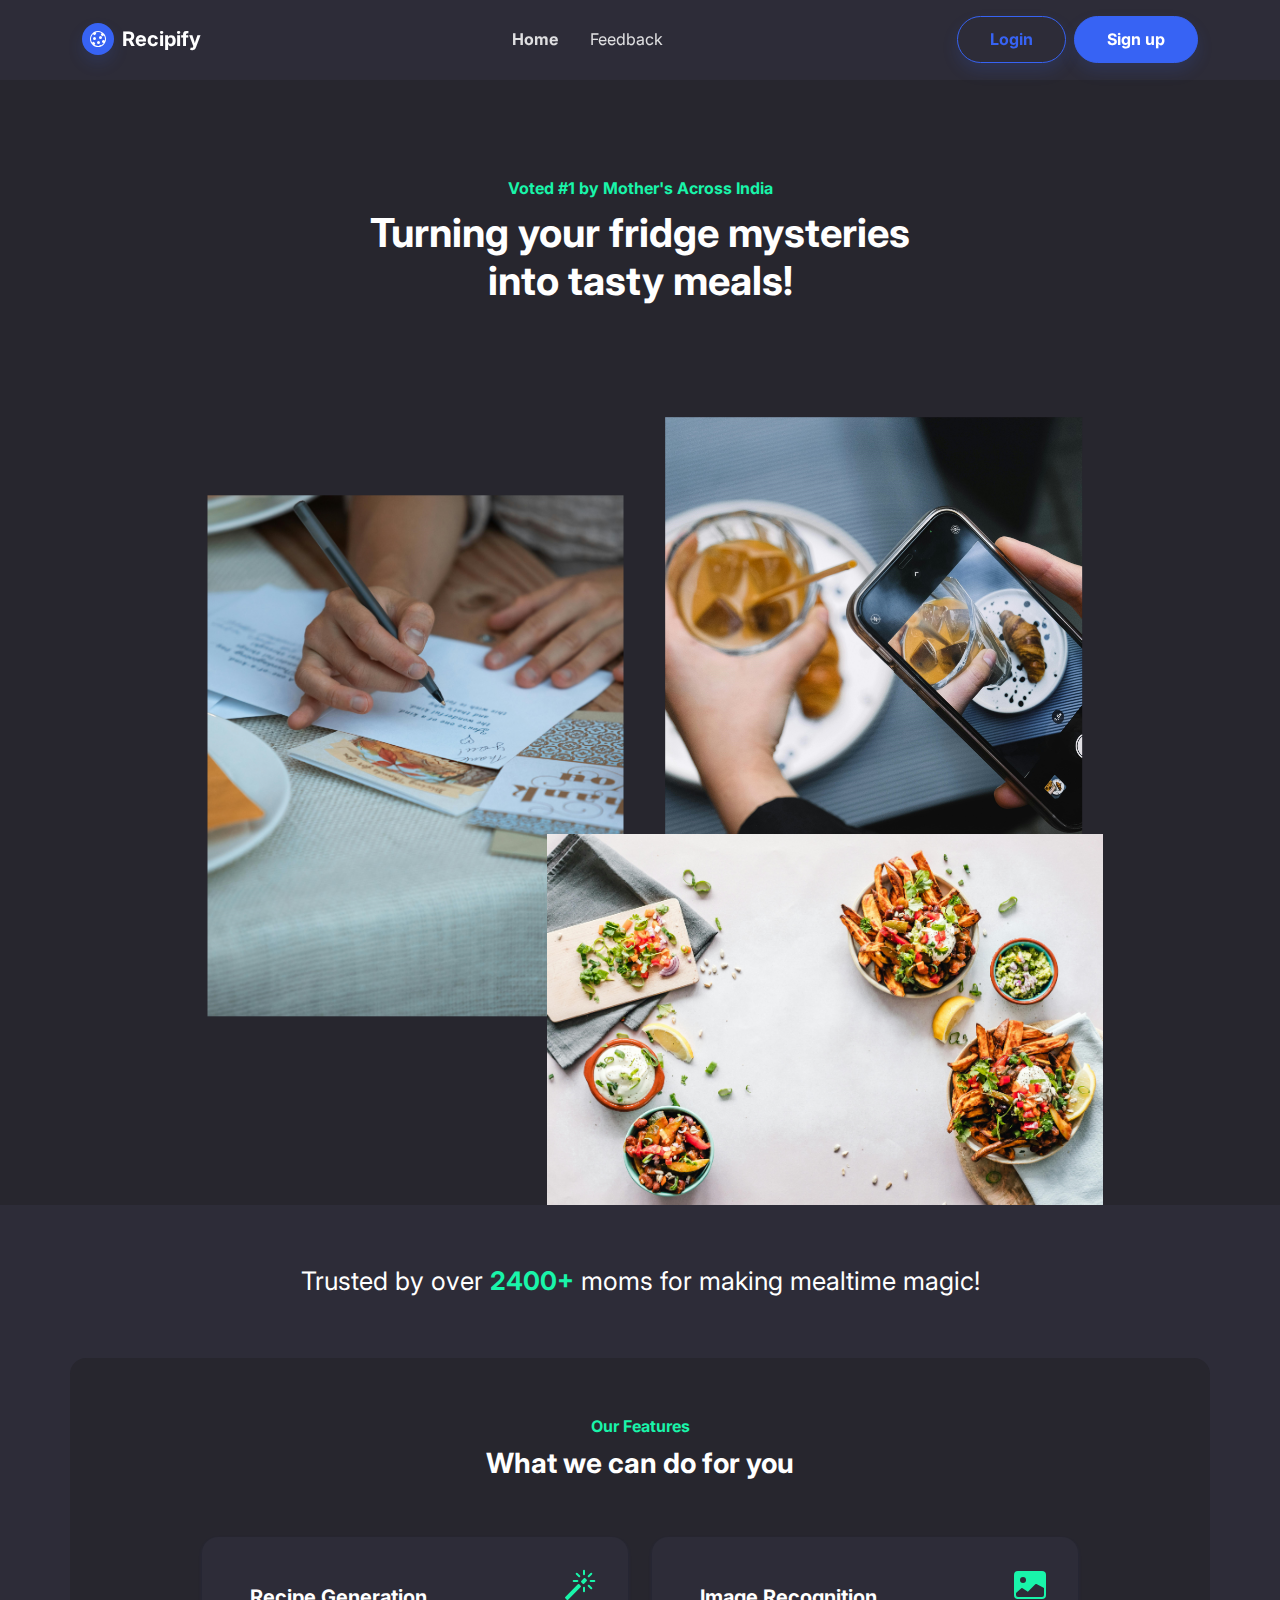
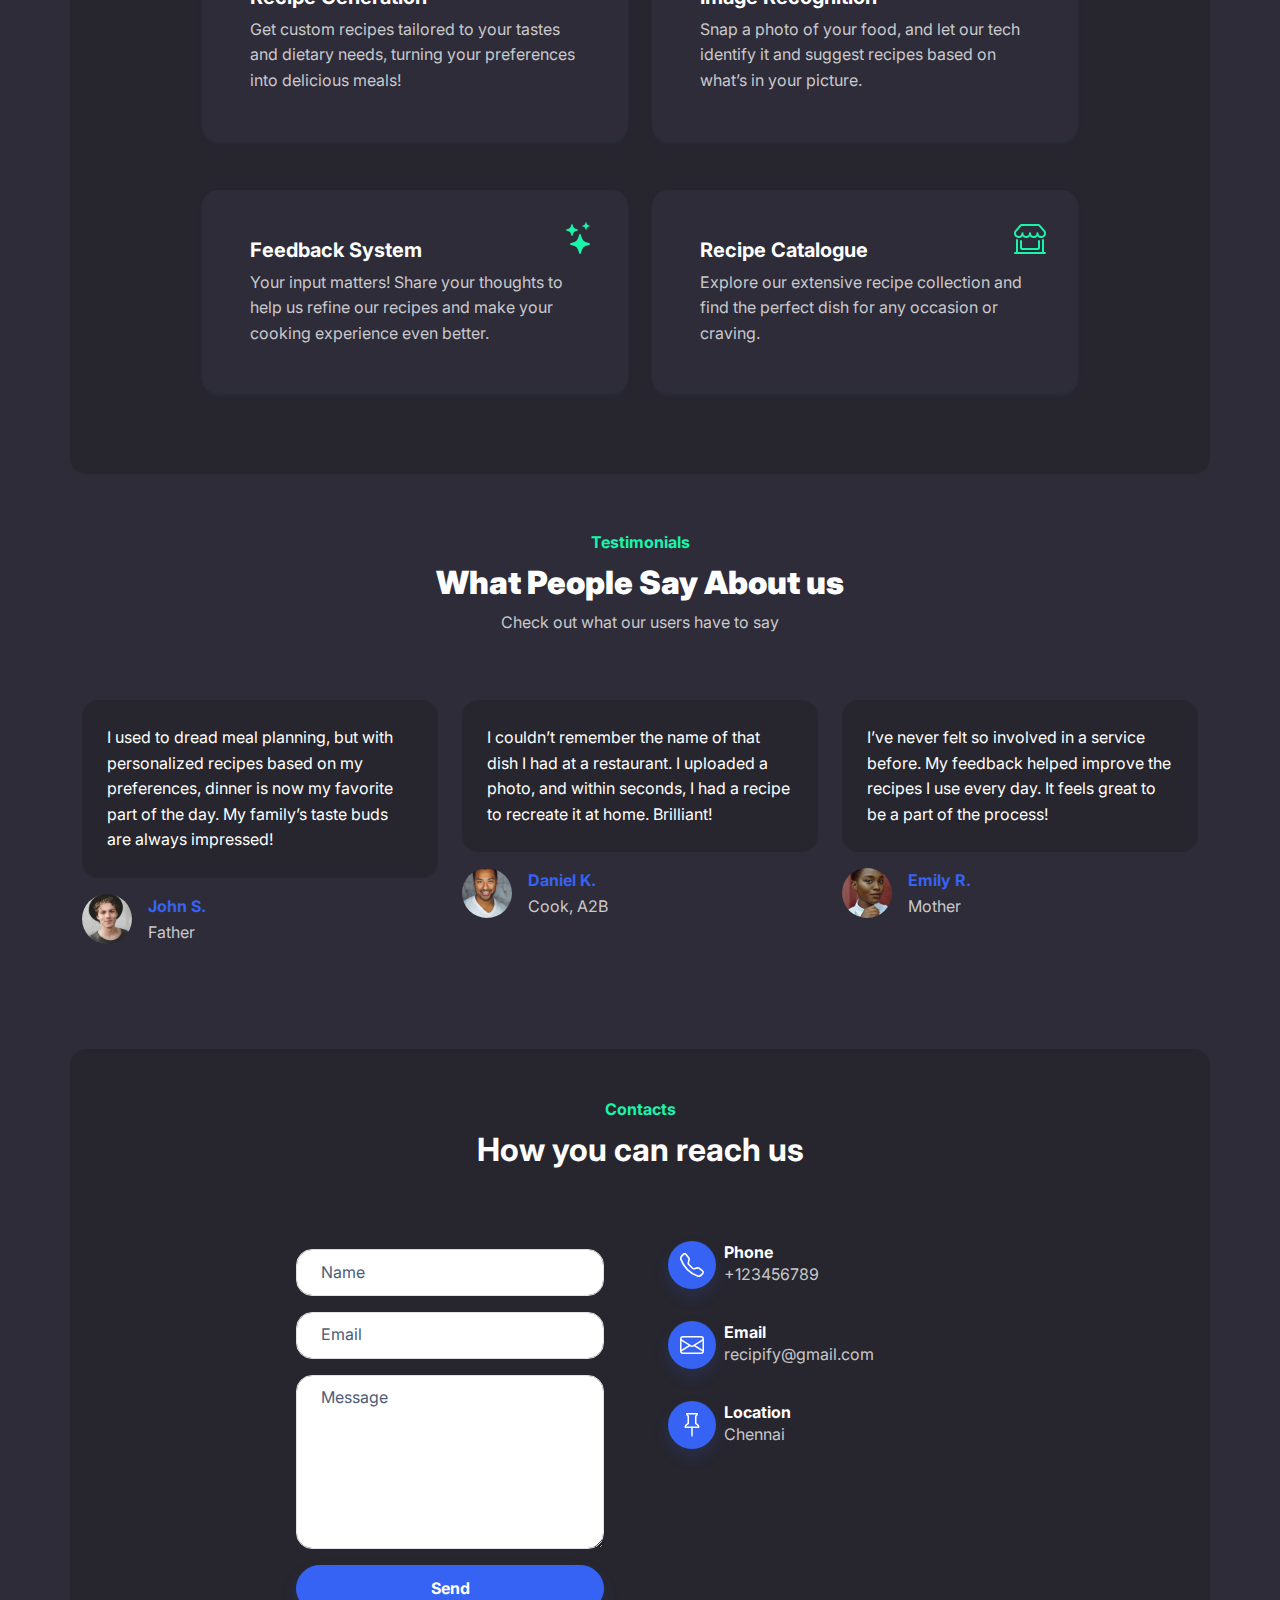
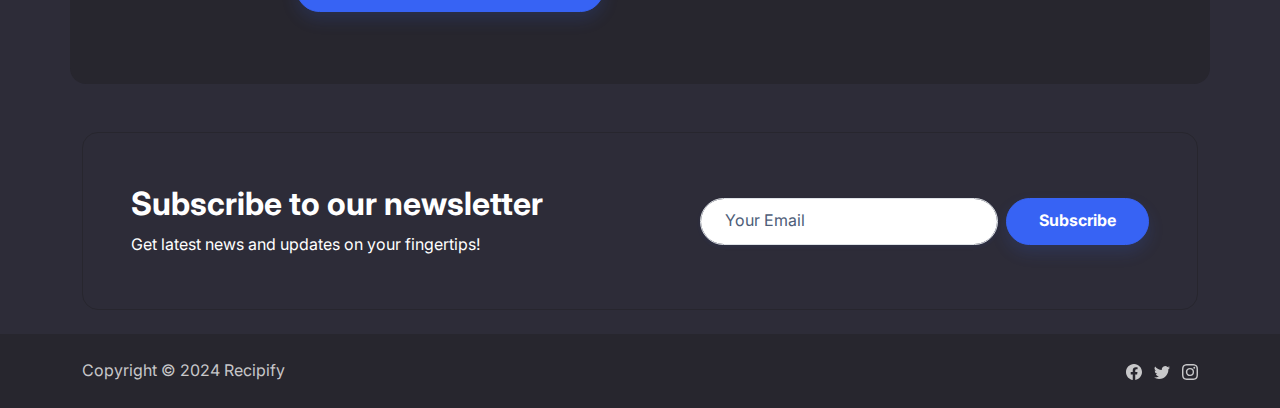
<file: index.html>
<!DOCTYPE html>
<html data-bs-theme="light" lang="en">
  <head>
    <meta charset="utf-8" />
    <meta name="viewport" content="width=device-width, initial-scale=1.0, shrink-to-fit=no" />
    <title>Home - Recipify</title>
    <link rel="stylesheet" href="assets/bootstrap/css/bootstrap.min.css" />
    <link
      rel="stylesheet"
      href="https://fonts.googleapis.com/css?family=Inter:300italic,400italic,600italic,700italic,800italic,400,300,600,700,800&amp;display=swap"
    />
  </head>

  <body>
    <nav class="navbar navbar-expand-lg sticky-top py-3 navbar-dark" id="mainNav">
      <div class="container">
        <a class="navbar-brand d-flex align-items-center" href="/"
          ><span class="bs-icon-sm bs-icon-circle bs-icon-primary shadow d-flex justify-content-center align-items-center me-2 bs-icon"
            ><svg xmlns="http://www.w3.org/2000/svg" width="1em" height="1em" fill="currentColor" viewBox="0 0 16 16" class="bi bi-cookie">
              <path
                d="M6 7.5a1.5 1.5 0 1 1-3 0 1.5 1.5 0 0 1 3 0m4.5.5a1.5 1.5 0 1 0 0-3 1.5 1.5 0 0 0 0 3m-.5 3.5a1.5 1.5 0 1 1-3 0 1.5 1.5 0 0 1 3 0"
              ></path>
              <path
                d="M8 0a7.963 7.963 0 0 0-4.075 1.114c-.162.067-.31.162-.437.28A8 8 0 1 0 8 0m3.25 14.201a1.5 1.5 0 0 0-2.13.71A7.014 7.014 0 0 1 8 15a6.967 6.967 0 0 1-3.845-1.15 1.5 1.5 0 1 0-2.005-2.005A6.967 6.967 0 0 1 1 8c0-1.953.8-3.719 2.09-4.989a1.5 1.5 0 1 0 2.469-1.574A6.985 6.985 0 0 1 8 1c1.42 0 2.742.423 3.845 1.15a1.5 1.5 0 1 0 2.005 2.005A6.967 6.967 0 0 1 15 8c0 .596-.074 1.174-.214 1.727a1.5 1.5 0 1 0-1.025 2.25 7.033 7.033 0 0 1-2.51 2.224Z"
              ></path></svg></span
          ><span>Recipify</span></a
        ><button data-bs-toggle="collapse" class="navbar-toggler" data-bs-target="#navcol-1">
          <span class="visually-hidden">Toggle navigation</span><span class="navbar-toggler-icon"></span>
        </button>
        <div class="collapse navbar-collapse" id="navcol-1">
          <ul class="navbar-nav mx-auto">
            <li class="nav-item"><a class="nav-link active" href="index.html">Home</a></li>
            <li class="nav-item" style="display: none"><a class="nav-link" href="generate.html">Recipe Generator</a></li>
            <li class="nav-item" style="display: none"><a class="nav-link" href="recognition.html">Image Recognition</a></li>
            <li class="nav-item"><a class="nav-link" href="feedback.html">Feedback</a></li>
          </ul>
          <div class="d-flex gap-2">
            <a class="btn shadow btn-outline-primary" role="button" id="loginButton" href="login.html" style="display: none">Login</a
            ><a class="btn btn-primary shadow" role="button" id="signupButton" href="signup.html" style="display: none">Sign up</a>
            <a class="btn btn-primary shadow" role="button" id="logoutButton" href="index.html" style="display: none">Logout</a>
          </div>
        </div>
      </div>
    </nav>
    <header class="bg-dark">
      <div class="container pt-4 pt-xl-5">
        <div class="row pt-5">
          <div class="col-md-8 col-xl-6 text-center text-md-start mx-auto">
            <div class="text-center">
              <p class="fw-bold text-success mb-2">Voted #1 by Mother's Across India</p>
              <h1 class="fw-bold">Turning your fridge mysteries into tasty meals!</h1>
            </div>
          </div>
          <div class="col-12 col-lg-10 mx-auto">
            <div class="position-relative" style="display: flex; flex-wrap: wrap; justify-content: flex-end">
              <div style="position: relative; flex: 0 0 45%; transform: translate3d(-15%, 35%, 0)">
                <img class="img-fluid" data-bss-parallax="" data-bss-parallax-speed="0.8" src="assets/img/products/3.jpg" />
              </div>
              <div style="position: relative; flex: 0 0 45%; transform: translate3d(-5%, 20%, 0)">
                <img class="img-fluid" data-bss-parallax="" data-bss-parallax-speed="0.4" src="assets/img/products/2.jpg" />
              </div>
              <div style="position: relative; flex: 0 0 60%; transform: translate3d(0, 0%, 0)">
                <img class="img-fluid" data-bss-parallax="" data-bss-parallax-speed="0.25" src="assets/img/products/1.jpg" />
              </div>
            </div>
          </div>
        </div>
      </div>
    </header>
    <section class="py-5">
      <div class="container text-center py-2">
        <p class="mb-0" style="font-size: 1.6rem">
          Trusted by over&nbsp;<span class="text-success"><strong>2400+</strong></span
          >&nbsp;moms for making mealtime magic!
        </p>
      </div>
    </section>
    <section>
      <div class="container bg-dark py-2 rounded-4">
        <div class="row">
          <div class="col-md-8 col-xl-6 pt-5 text-center mx-auto">
            <p class="fw-bold text-success mb-2">Our Features</p>
            <h3 class="fw-bold">What we can do for you</h3>
          </div>
        </div>
        <div class="py-5 p-lg-5">
          <div class="row row-cols-1 row-cols-md-2 mx-auto" style="max-width: 900px">
            <div class="col mb-5">
              <div class="card shadow-sm">
                <div class="card-body px-4 py-5 px-md-5">
                  <div
                    class="bs-icon-lg d-flex justify-content-center align-items-center mb-3 bs-icon"
                    style="top: 1rem; right: 1rem; position: absolute"
                  >
                    <svg
                      xmlns="http://www.w3.org/2000/svg"
                      width="1em"
                      height="1em"
                      fill="currentColor"
                      viewBox="0 0 16 16"
                      class="bi bi-magic text-success"
                    >
                      <path
                        d="M9.5 2.672a.5.5 0 1 0 1 0V.843a.5.5 0 0 0-1 0v1.829Zm4.5.035A.5.5 0 0 0 13.293 2L12 3.293a.5.5 0 1 0 .707.707zM7.293 4A.5.5 0 1 0 8 3.293L6.707 2A.5.5 0 0 0 6 2.707zm-.621 2.5a.5.5 0 1 0 0-1H4.843a.5.5 0 1 0 0 1zm8.485 0a.5.5 0 1 0 0-1h-1.829a.5.5 0 0 0 0 1zM13.293 10A.5.5 0 1 0 14 9.293L12.707 8a.5.5 0 1 0-.707.707zM9.5 11.157a.5.5 0 0 0 1 0V9.328a.5.5 0 0 0-1 0zm1.854-5.097a.5.5 0 0 0 0-.706l-.708-.708a.5.5 0 0 0-.707 0L8.646 5.94a.5.5 0 0 0 0 .707l.708.708a.5.5 0 0 0 .707 0l1.293-1.293Zm-3 3a.5.5 0 0 0 0-.706l-.708-.708a.5.5 0 0 0-.707 0L.646 13.94a.5.5 0 0 0 0 .707l.708.708a.5.5 0 0 0 .707 0z"
                      ></path>
                    </svg>
                  </div>
                  <h5 class="fw-bold card-title">Recipe Generation</h5>
                  <p class="text-muted card-text">
                    Get custom recipes tailored to your tastes and dietary needs, turning your preferences into delicious meals!
                  </p>
                </div>
              </div>
            </div>
            <div class="col mb-5">
              <div class="card shadow-sm">
                <div class="card-body px-4 py-5 px-md-5">
                  <div
                    class="bs-icon-lg d-flex justify-content-center align-items-center mb-3 bs-icon"
                    style="top: 1rem; right: 1rem; position: absolute"
                  >
                    <svg
                      xmlns="http://www.w3.org/2000/svg"
                      width="1em"
                      height="1em"
                      fill="currentColor"
                      viewBox="0 0 16 16"
                      class="bi bi-image-fill text-success"
                    >
                      <path
                        d="M.002 3a2 2 0 0 1 2-2h12a2 2 0 0 1 2 2v10a2 2 0 0 1-2 2h-12a2 2 0 0 1-2-2V3zm1 9v1a1 1 0 0 0 1 1h12a1 1 0 0 0 1-1V9.5l-3.777-1.947a.5.5 0 0 0-.577.093l-3.71 3.71-2.66-1.772a.5.5 0 0 0-.63.062L1.002 12zm5-6.5a1.5 1.5 0 1 0-3 0 1.5 1.5 0 0 0 3 0"
                      ></path>
                    </svg>
                  </div>
                  <h5 class="fw-bold card-title">Image Recognition</h5>
                  <p class="text-muted card-text">
                    Snap a photo of your food, and let our tech identify it and suggest recipes based on what’s in your picture.
                  </p>
                </div>
              </div>
            </div>
            <div class="col mb-4">
              <div class="card shadow-sm">
                <div class="card-body px-4 py-5 px-md-5">
                  <div
                    class="bs-icon-lg d-flex justify-content-center align-items-center mb-3 bs-icon"
                    style="top: 1rem; right: 1rem; position: absolute"
                  >
                    <svg
                      xmlns="http://www.w3.org/2000/svg"
                      width="1em"
                      height="1em"
                      fill="currentColor"
                      viewBox="0 0 16 16"
                      class="bi bi-stars text-success"
                    >
                      <path
                        d="M7.657 6.247c.11-.33.576-.33.686 0l.645 1.937a2.89 2.89 0 0 0 1.829 1.828l1.936.645c.33.11.33.576 0 .686l-1.937.645a2.89 2.89 0 0 0-1.828 1.829l-.645 1.936a.361.361 0 0 1-.686 0l-.645-1.937a2.89 2.89 0 0 0-1.828-1.828l-1.937-.645a.361.361 0 0 1 0-.686l1.937-.645a2.89 2.89 0 0 0 1.828-1.828l.645-1.937zM3.794 1.148a.217.217 0 0 1 .412 0l.387 1.162c.173.518.579.924 1.097 1.097l1.162.387a.217.217 0 0 1 0 .412l-1.162.387A1.734 1.734 0 0 0 4.593 5.69l-.387 1.162a.217.217 0 0 1-.412 0L3.407 5.69A1.734 1.734 0 0 0 2.31 4.593l-1.162-.387a.217.217 0 0 1 0-.412l1.162-.387A1.734 1.734 0 0 0 3.407 2.31l.387-1.162zM10.863.099a.145.145 0 0 1 .274 0l.258.774c.115.346.386.617.732.732l.774.258a.145.145 0 0 1 0 .274l-.774.258a1.156 1.156 0 0 0-.732.732l-.258.774a.145.145 0 0 1-.274 0l-.258-.774a1.156 1.156 0 0 0-.732-.732L9.1 2.137a.145.145 0 0 1 0-.274l.774-.258c.346-.115.617-.386.732-.732L10.863.1z"
                      ></path>
                    </svg>
                  </div>
                  <h5 class="fw-bold card-title">Feedback System</h5>
                  <p class="text-muted card-text">
                    Your input matters! Share your thoughts to help us refine our recipes and make your cooking experience even better.
                  </p>
                </div>
              </div>
            </div>
            <div class="col mb-4">
              <div class="card shadow-sm">
                <div class="card-body px-4 py-5 px-md-5">
                  <div
                    class="bs-icon-lg d-flex justify-content-center align-items-center mb-3 bs-icon"
                    style="top: 1rem; right: 1rem; position: absolute"
                  >
                    <svg
                      xmlns="http://www.w3.org/2000/svg"
                      width="1em"
                      height="1em"
                      fill="currentColor"
                      viewBox="0 0 16 16"
                      class="bi bi-shop-window text-success"
                    >
                      <path
                        d="M2.97 1.35A1 1 0 0 1 3.73 1h8.54a1 1 0 0 1 .76.35l2.609 3.044A1.5 1.5 0 0 1 16 5.37v.255a2.375 2.375 0 0 1-4.25 1.458A2.371 2.371 0 0 1 9.875 8 2.37 2.37 0 0 1 8 7.083 2.37 2.37 0 0 1 6.125 8a2.37 2.37 0 0 1-1.875-.917A2.375 2.375 0 0 1 0 5.625V5.37a1.5 1.5 0 0 1 .361-.976l2.61-3.045zm1.78 4.275a1.375 1.375 0 0 0 2.75 0 .5.5 0 0 1 1 0 1.375 1.375 0 0 0 2.75 0 .5.5 0 0 1 1 0 1.375 1.375 0 1 0 2.75 0V5.37a.5.5 0 0 0-.12-.325L12.27 2H3.73L1.12 5.045A.5.5 0 0 0 1 5.37v.255a1.375 1.375 0 0 0 2.75 0 .5.5 0 0 1 1 0M1.5 8.5A.5.5 0 0 1 2 9v6h12V9a.5.5 0 0 1 1 0v6h.5a.5.5 0 0 1 0 1H.5a.5.5 0 0 1 0-1H1V9a.5.5 0 0 1 .5-.5m2 .5a.5.5 0 0 1 .5.5V13h8V9.5a.5.5 0 0 1 1 0V13a1 1 0 0 1-1 1H4a1 1 0 0 1-1-1V9.5a.5.5 0 0 1 .5-.5"
                      ></path>
                    </svg>
                  </div>
                  <h5 class="fw-bold card-title">Recipe Catalogue</h5>
                  <p class="text-muted card-text">Explore our extensive recipe collection and find the perfect dish for any occasion or craving.</p>
                </div>
              </div>
            </div>
          </div>
        </div>
      </div>
    </section>
    <section class="py-5">
      <div class="container py-2">
        <div class="row mb-5">
          <div class="col-md-8 col-xl-6 text-center mx-auto">
            <p class="fw-bold text-success mb-2">Testimonials</p>
            <h2 class="fw-bold"><strong>What People Say About us</strong></h2>
            <p class="text-muted">Check out what our users have to say</p>
          </div>
        </div>
        <div class="row row-cols-1 row-cols-sm-2 row-cols-lg-3 d-sm-flex justify-content-sm-center">
          <div class="col mb-4">
            <div class="d-flex flex-column align-items-center align-items-sm-start">
              <p class="bg-dark border rounded border-dark p-4">
                I used to dread meal planning, but with personalized recipes based on my preferences, dinner is now my favorite part of the day. My
                family’s taste buds are always impressed!
              </p>
              <div class="d-flex">
                <img class="rounded-circle flex-shrink-0 me-3 fit-cover" width="50" height="50" src="assets/img/team/avatar2.jpg" />
                <div>
                  <p class="fw-bold text-primary mb-0">John S.</p>
                  <p class="text-muted mb-0">Father</p>
                </div>
              </div>
            </div>
          </div>
          <div class="col mb-4">
            <div class="d-flex flex-column align-items-center align-items-sm-start">
              <p class="bg-dark border rounded border-dark p-4">
                I couldn’t remember the name of that dish I had at a restaurant. I uploaded a photo, and within seconds, I had a recipe to recreate it
                at home. Brilliant!
              </p>
              <div class="d-flex">
                <img class="rounded-circle flex-shrink-0 me-3 fit-cover" width="50" height="50" src="assets/img/team/avatar4.jpg" />
                <div>
                  <p class="fw-bold text-primary mb-0">Daniel K.</p>
                  <p class="text-muted mb-0">Cook, A2B</p>
                </div>
              </div>
            </div>
          </div>
          <div class="col mb-4">
            <div class="d-flex flex-column align-items-center align-items-sm-start">
              <p class="bg-dark border rounded border-dark p-4">
                I’ve never felt so involved in a service before. My feedback helped improve the recipes I use every day. It feels great to be a part
                of the process!
              </p>
              <div class="d-flex">
                <img class="rounded-circle flex-shrink-0 me-3 fit-cover" width="50" height="50" src="assets/img/team/avatar5.jpg" />
                <div>
                  <p class="fw-bold text-primary mb-0">Emily R.</p>
                  <p class="text-muted mb-0">Mother</p>
                </div>
              </div>
            </div>
          </div>
        </div>
      </div>
    </section>
    <section class="py-4">
      <div class="container bg-dark py-5 rounded-3">
        <div class="row mb-5">
          <div class="col-md-8 col-xl-6 text-center mx-auto">
            <p class="fw-bold text-success mb-2">Contacts</p>
            <h2 class="fw-bold">How you can reach us</h2>
          </div>
        </div>
        <div class="row d-flex justify-content-center">
          <div class="col-md-6 col-xl-4">
            <div>
              <form class="p-3 p-xl-4" id="contactForm">
                <div class="mb-3"><input class="form-control" type="text" id="name-1" name="name" placeholder="Name" /></div>
                <div class="mb-3"><input class="form-control" type="email" id="email-1" name="email" placeholder="Email" /></div>
                <div class="mb-3"><textarea class="form-control" id="message-1" name="message" rows="6" placeholder="Message"></textarea></div>
                <div><button class="btn btn-primary shadow d-block w-100" type="submit">Send</button></div>
              </form>
            </div>
          </div>
          <div class="col-md-4 col-xl-4 d-flex justify-content-center justify-content-xl-start">
            <div class="d-flex flex-wrap flex-md-column justify-content-md-start align-items-md-start h-100">
              <div class="d-flex align-items-center p-3">
                <div
                  class="bs-icon-md bs-icon-circle bs-icon-primary shadow d-flex flex-shrink-0 justify-content-center align-items-center d-inline-block bs-icon bs-icon-md"
                >
                  <svg xmlns="http://www.w3.org/2000/svg" width="1em" height="1em" fill="currentColor" viewBox="0 0 16 16" class="bi bi-telephone">
                    <path
                      d="M3.654 1.328a.678.678 0 0 0-1.015-.063L1.605 2.3c-.483.484-.661 1.169-.45 1.77a17.568 17.568 0 0 0 4.168 6.608 17.569 17.569 0 0 0 6.608 4.168c.601.211 1.286.033 1.77-.45l1.034-1.034a.678.678 0 0 0-.063-1.015l-2.307-1.794a.678.678 0 0 0-.58-.122l-2.19.547a1.745 1.745 0 0 1-1.657-.459L5.482 8.062a1.745 1.745 0 0 1-.46-1.657l.548-2.19a.678.678 0 0 0-.122-.58L3.654 1.328zM1.884.511a1.745 1.745 0 0 1 2.612.163L6.29 2.98c.329.423.445.974.315 1.494l-.547 2.19a.678.678 0 0 0 .178.643l2.457 2.457a.678.678 0 0 0 .644.178l2.189-.547a1.745 1.745 0 0 1 1.494.315l2.306 1.794c.829.645.905 1.87.163 2.611l-1.034 1.034c-.74.74-1.846 1.065-2.877.702a18.634 18.634 0 0 1-7.01-4.42 18.634 18.634 0 0 1-4.42-7.009c-.362-1.03-.037-2.137.703-2.877L1.885.511z"
                    ></path>
                  </svg>
                </div>
                <div class="px-2">
                  <h6 class="fw-bold mb-0">Phone</h6>
                  <p class="text-muted mb-0">+123456789</p>
                </div>
              </div>
              <div class="d-flex align-items-center p-3">
                <div
                  class="bs-icon-md bs-icon-circle bs-icon-primary shadow d-flex flex-shrink-0 justify-content-center align-items-center d-inline-block bs-icon bs-icon-md"
                >
                  <svg xmlns="http://www.w3.org/2000/svg" width="1em" height="1em" fill="currentColor" viewBox="0 0 16 16" class="bi bi-envelope">
                    <path
                      d="M0 4a2 2 0 0 1 2-2h12a2 2 0 0 1 2 2v8a2 2 0 0 1-2 2H2a2 2 0 0 1-2-2zm2-1a1 1 0 0 0-1 1v.217l7 4.2 7-4.2V4a1 1 0 0 0-1-1zm13 2.383-4.708 2.825L15 11.105zm-.034 6.876-5.64-3.471L8 9.583l-1.326-.795-5.64 3.47A1 1 0 0 0 2 13h12a1 1 0 0 0 .966-.741M1 11.105l4.708-2.897L1 5.383z"
                    ></path>
                  </svg>
                </div>
                <div class="px-2">
                  <h6 class="fw-bold mb-0">Email</h6>
                  <p class="text-muted mb-0">recipify@gmail.com</p>
                </div>
              </div>
              <div class="d-flex align-items-center p-3">
                <div
                  class="bs-icon-md bs-icon-circle bs-icon-primary shadow d-flex flex-shrink-0 justify-content-center align-items-center d-inline-block bs-icon bs-icon-md"
                >
                  <svg xmlns="http://www.w3.org/2000/svg" width="1em" height="1em" fill="currentColor" viewBox="0 0 16 16" class="bi bi-pin">
                    <path
                      d="M4.146.146A.5.5 0 0 1 4.5 0h7a.5.5 0 0 1 .5.5c0 .68-.342 1.174-.646 1.479-.126.125-.25.224-.354.298v4.431l.078.048c.203.127.476.314.751.555C12.36 7.775 13 8.527 13 9.5a.5.5 0 0 1-.5.5h-4v4.5c0 .276-.224 1.5-.5 1.5s-.5-1.224-.5-1.5V10h-4a.5.5 0 0 1-.5-.5c0-.973.64-1.725 1.17-2.189A5.921 5.921 0 0 1 5 6.708V2.277a2.77 2.77 0 0 1-.354-.298C4.342 1.674 4 1.179 4 .5a.5.5 0 0 1 .146-.354zm1.58 1.408-.002-.001.002.001m-.002-.001.002.001A.5.5 0 0 1 6 2v5a.5.5 0 0 1-.276.447h-.002l-.012.007-.054.03a4.922 4.922 0 0 0-.827.58c-.318.278-.585.596-.725.936h7.792c-.14-.34-.407-.658-.725-.936a4.915 4.915 0 0 0-.881-.61l-.012-.006h-.002A.5.5 0 0 1 10 7V2a.5.5 0 0 1 .295-.458 1.775 1.775 0 0 0 .351-.271c.08-.08.155-.17.214-.271H5.14c.06.1.133.191.214.271a1.78 1.78 0 0 0 .37.282"
                    ></path>
                  </svg>
                </div>
                <div class="px-2">
                  <h6 class="fw-bold mb-0">Location</h6>
                  <p class="text-muted mb-0">Chennai</p>
                </div>
              </div>
            </div>
          </div>
        </div>
      </div>
    </section>
    <section class="py-4">
      <div class="container">
        <div class="border rounded border-dark d-flex flex-column justify-content-between align-items-center flex-lg-row p-4 p-lg-5">
          <div class="text-center text-lg-start py-3 py-lg-1">
            <h2 class="fw-bold mb-2">Subscribe to our newsletter</h2>
            <p class="mb-0">Get latest news and updates on your fingertips!</p>
          </div>
          <form class="d-flex justify-content-center flex-wrap flex-lg-nowrap" method="post">
            <div class="my-2"><input class="border rounded-pill shadow-sm form-control" type="email" name="email" placeholder="Your Email" /></div>
            <div class="my-2"><button class="btn btn-primary shadow ms-2" type="submit">Subscribe</button></div>
          </form>
        </div>
      </div>
    </section>
    <footer class="bg-dark">
      <div class="container py-4 py-lg-4">
        <div class="text-muted d-flex justify-content-between align-items-center">
          <p class="mb-0">Copyright © 2024 Recipify</p>
          <ul class="list-inline mb-0">
            <li class="list-inline-item">
              <svg xmlns="http://www.w3.org/2000/svg" width="1em" height="1em" fill="currentColor" viewBox="0 0 16 16" class="bi bi-facebook">
                <path
                  d="M16 8.049c0-4.446-3.582-8.05-8-8.05C3.58 0-.002 3.603-.002 8.05c0 4.017 2.926 7.347 6.75 7.951v-5.625h-2.03V8.05H6.75V6.275c0-2.017 1.195-3.131 3.022-3.131.876 0 1.791.157 1.791.157v1.98h-1.009c-.993 0-1.303.621-1.303 1.258v1.51h2.218l-.354 2.326H9.25V16c3.824-.604 6.75-3.934 6.75-7.951"
                ></path>
              </svg>
            </li>
            <li class="list-inline-item">
              <svg xmlns="http://www.w3.org/2000/svg" width="1em" height="1em" fill="currentColor" viewBox="0 0 16 16" class="bi bi-twitter">
                <path
                  d="M5.026 15c6.038 0 9.341-5.003 9.341-9.334 0-.14 0-.282-.006-.422A6.685 6.685 0 0 0 16 3.542a6.658 6.658 0 0 1-1.889.518 3.301 3.301 0 0 0 1.447-1.817 6.533 6.533 0 0 1-2.087.793A3.286 3.286 0 0 0 7.875 6.03a9.325 9.325 0 0 1-6.767-3.429 3.289 3.289 0 0 0 1.018 4.382A3.323 3.323 0 0 1 .64 6.575v.045a3.288 3.288 0 0 0 2.632 3.218 3.203 3.203 0 0 1-.865.115 3.23 3.23 0 0 1-.614-.057 3.283 3.283 0 0 0 3.067 2.277A6.588 6.588 0 0 1 .78 13.58a6.32 6.32 0 0 1-.78-.045A9.344 9.344 0 0 0 5.026 15"
                ></path>
              </svg>
            </li>
            <li class="list-inline-item">
              <svg xmlns="http://www.w3.org/2000/svg" width="1em" height="1em" fill="currentColor" viewBox="0 0 16 16" class="bi bi-instagram">
                <path
                  d="M8 0C5.829 0 5.556.01 4.703.048 3.85.088 3.269.222 2.76.42a3.917 3.917 0 0 0-1.417.923A3.927 3.927 0 0 0 .42 2.76C.222 3.268.087 3.85.048 4.7.01 5.555 0 5.827 0 8.001c0 2.172.01 2.444.048 3.297.04.852.174 1.433.372 1.942.205.526.478.972.923 1.417.444.445.89.719 1.416.923.51.198 1.09.333 1.942.372C5.555 15.99 5.827 16 8 16s2.444-.01 3.298-.048c.851-.04 1.434-.174 1.943-.372a3.916 3.916 0 0 0 1.416-.923c.445-.445.718-.891.923-1.417.197-.509.332-1.09.372-1.942C15.99 10.445 16 10.173 16 8s-.01-2.445-.048-3.299c-.04-.851-.175-1.433-.372-1.941a3.926 3.926 0 0 0-.923-1.417A3.911 3.911 0 0 0 13.24.42c-.51-.198-1.092-.333-1.943-.372C10.443.01 10.172 0 7.998 0h.003zm-.717 1.442h.718c2.136 0 2.389.007 3.232.046.78.035 1.204.166 1.486.275.373.145.64.319.92.599.28.28.453.546.598.92.11.281.24.705.275 1.485.039.843.047 1.096.047 3.231s-.008 2.389-.047 3.232c-.035.78-.166 1.203-.275 1.485a2.47 2.47 0 0 1-.599.919c-.28.28-.546.453-.92.598-.28.11-.704.24-1.485.276-.843.038-1.096.047-3.232.047s-2.39-.009-3.233-.047c-.78-.036-1.203-.166-1.485-.276a2.478 2.478 0 0 1-.92-.598 2.48 2.48 0 0 1-.6-.92c-.109-.281-.24-.705-.275-1.485-.038-.843-.046-1.096-.046-3.233 0-2.136.008-2.388.046-3.231.036-.78.166-1.204.276-1.486.145-.373.319-.64.599-.92.28-.28.546-.453.92-.598.282-.11.705-.24 1.485-.276.738-.034 1.024-.044 2.515-.045v.002zm4.988 1.328a.96.96 0 1 0 0 1.92.96.96 0 0 0 0-1.92zm-4.27 1.122a4.109 4.109 0 1 0 0 8.217 4.109 4.109 0 0 0 0-8.217zm0 1.441a2.667 2.667 0 1 1 0 5.334 2.667 2.667 0 0 1 0-5.334"
                ></path>
              </svg>
            </li>
          </ul>
        </div>
      </div>
    </footer>
    <script src="https://cdn.jsdelivr.net/npm/bootstrap@5.3.3/dist/js/bootstrap.bundle.min.js"></script>
    <script src="assets/js/script.min.js"></script>
    <script>
      document.getElementById("contactForm").addEventListener("submit", function (event) {
        event.preventDefault();
        let formData = new FormData(event.target);
        let name = formData.get("name");
        let email = formData.get("email");
        let message = formData.get("message");

        alert(`Thank you ${name} for contacting us! We will get back to you at ${email}`);
        document.getElementById("contactForm").reset();
      });
    </script>
    <script src="assets/js/auth.js"></script>
  </body>
</html>
</file>
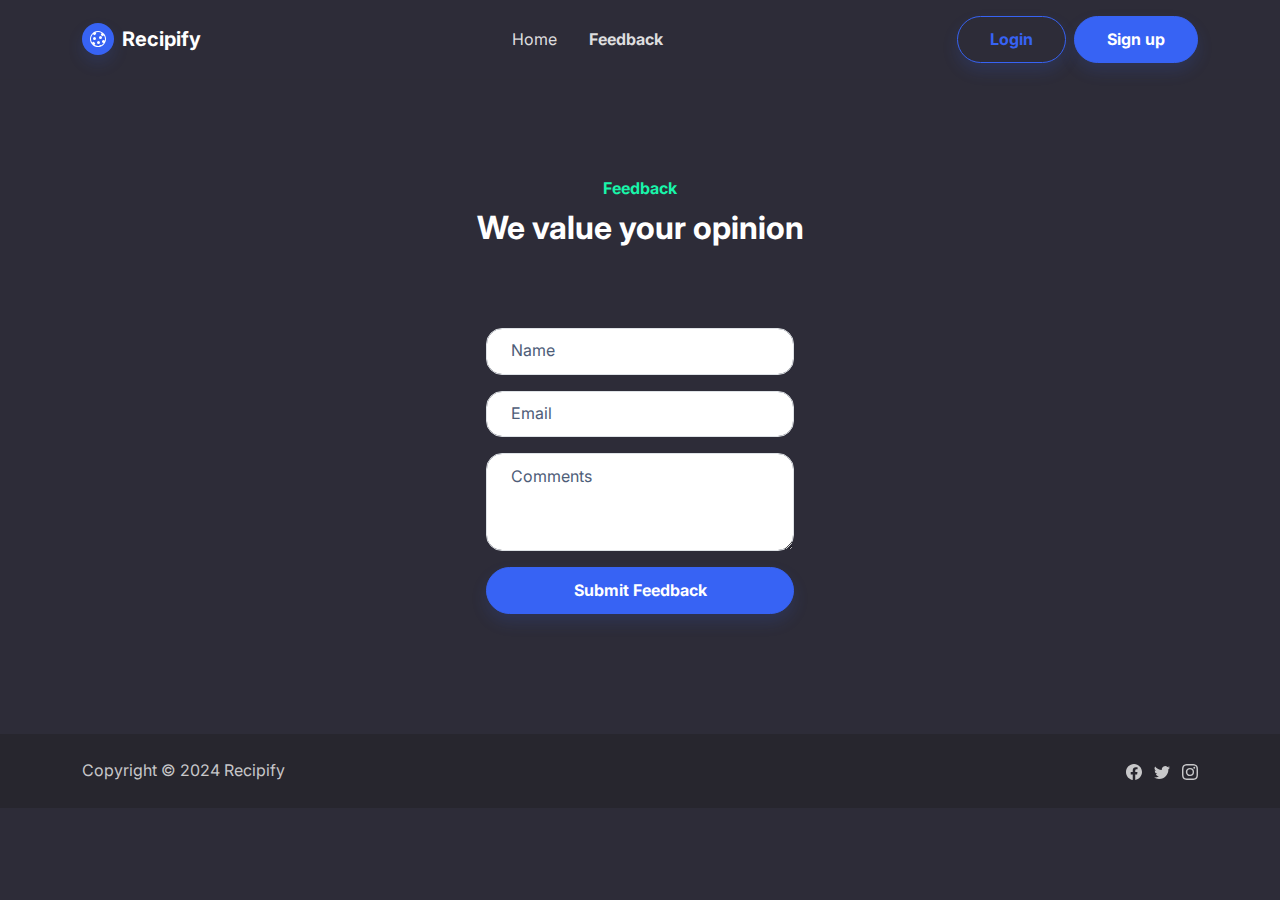
<file: feedback.html>
<!DOCTYPE html>
<html data-bs-theme="light" lang="en">
  <head>
    <meta charset="utf-8" />
    <meta name="viewport" content="width=device-width, initial-scale=1.0, shrink-to-fit=no" />
    <title>Contacts - Recipify</title>
    <link rel="stylesheet" href="assets/bootstrap/css/bootstrap.min.css" />
    <link
      rel="stylesheet"
      href="https://fonts.googleapis.com/css?family=Inter:300italic,400italic,600italic,700italic,800italic,400,300,600,700,800&amp;display=swap"
    />
  </head>

  <body>
    <nav class="navbar navbar-expand-lg sticky-top py-3 navbar-dark" id="mainNav">
      <div class="container">
        <a class="navbar-brand d-flex align-items-center" href="/"
          ><span class="bs-icon-sm bs-icon-circle bs-icon-primary shadow d-flex justify-content-center align-items-center me-2 bs-icon"
            ><svg xmlns="http://www.w3.org/2000/svg" width="1em" height="1em" fill="currentColor" viewBox="0 0 16 16" class="bi bi-cookie">
              <path
                d="M6 7.5a1.5 1.5 0 1 1-3 0 1.5 1.5 0 0 1 3 0m4.5.5a1.5 1.5 0 1 0 0-3 1.5 1.5 0 0 0 0 3m-.5 3.5a1.5 1.5 0 1 1-3 0 1.5 1.5 0 0 1 3 0"
              ></path>
              <path
                d="M8 0a7.963 7.963 0 0 0-4.075 1.114c-.162.067-.31.162-.437.28A8 8 0 1 0 8 0m3.25 14.201a1.5 1.5 0 0 0-2.13.71A7.014 7.014 0 0 1 8 15a6.967 6.967 0 0 1-3.845-1.15 1.5 1.5 0 1 0-2.005-2.005A6.967 6.967 0 0 1 1 8c0-1.953.8-3.719 2.09-4.989a1.5 1.5 0 1 0 2.469-1.574A6.985 6.985 0 0 1 8 1c1.42 0 2.742.423 3.845 1.15a1.5 1.5 0 1 0 2.005 2.005A6.967 6.967 0 0 1 15 8c0 .596-.074 1.174-.214 1.727a1.5 1.5 0 1 0-1.025 2.25 7.033 7.033 0 0 1-2.51 2.224Z"
              ></path></svg></span
          ><span>Recipify</span></a
        ><button data-bs-toggle="collapse" class="navbar-toggler" data-bs-target="#navcol-1">
          <span class="visually-hidden">Toggle navigation</span><span class="navbar-toggler-icon"></span>
        </button>
        <div class="collapse navbar-collapse" id="navcol-1">
          <ul class="navbar-nav mx-auto">
            <li class="nav-item"><a class="nav-link" href="index.html">Home</a></li>
            <li class="nav-item" style="display: none"><a class="nav-link" href="generate.html">Recipe Generator</a></li>
            <li class="nav-item" style="display: none"><a class="nav-link" href="recognition.html">Image Recognition</a></li>
            <li class="nav-item"><a class="nav-link active" href="feedback.html">Feedback</a></li>
          </ul>
          <div class="d-flex gap-2">
            <a class="btn shadow btn-outline-primary" role="button" id="loginButton" href="login.html" style="display: none">Login</a
            ><a class="btn btn-primary shadow" role="button" id="signupButton" href="signup.html" style="display: none">Sign up</a>
            <a class="btn btn-primary shadow" role="button" id="logoutButton" href="index.html" style="display: none">Logout</a>
          </div>
        </div>
      </div>
    </nav>
    <section class="py-5">
      <div class="container py-5">
        <div class="row mb-5">
          <div class="col-md-8 col-xl-6 text-center mx-auto">
            <p class="fw-bold text-success mb-2">Feedback</p>
            <h2 class="fw-bold">We value your opinion</h2>
          </div>
        </div>
        <div class="row d-flex justify-content-center">
          <div class="col-md-6 col-xl-4">
            <div>
              <form class="p-3 p-xl-4" id="feedbackForm">
                <div class="mb-3"><input class="form-control" type="text" name="name" placeholder="Name" /></div>
                <div class="mb-3"><input class="form-control" type="email" name="email" placeholder="Email" /></div>
                <div class="mb-3"><textarea class="form-control" name="message" rows="3" placeholder="Comments"></textarea></div>
                <div><button class="btn btn-primary shadow d-block w-100" type="submit">Submit Feedback</button></div>
              </form>
            </div>
          </div>
        </div>
      </div>
    </section>
    <footer class="bg-dark">
      <div class="container py-4 py-lg-4">
        <div class="text-muted d-flex justify-content-between align-items-center">
          <p class="mb-0">Copyright © 2024 Recipify</p>
          <ul class="list-inline mb-0">
            <li class="list-inline-item">
              <svg xmlns="http://www.w3.org/2000/svg" width="1em" height="1em" fill="currentColor" viewBox="0 0 16 16" class="bi bi-facebook">
                <path
                  d="M16 8.049c0-4.446-3.582-8.05-8-8.05C3.58 0-.002 3.603-.002 8.05c0 4.017 2.926 7.347 6.75 7.951v-5.625h-2.03V8.05H6.75V6.275c0-2.017 1.195-3.131 3.022-3.131.876 0 1.791.157 1.791.157v1.98h-1.009c-.993 0-1.303.621-1.303 1.258v1.51h2.218l-.354 2.326H9.25V16c3.824-.604 6.75-3.934 6.75-7.951"
                ></path>
              </svg>
            </li>
            <li class="list-inline-item">
              <svg xmlns="http://www.w3.org/2000/svg" width="1em" height="1em" fill="currentColor" viewBox="0 0 16 16" class="bi bi-twitter">
                <path
                  d="M5.026 15c6.038 0 9.341-5.003 9.341-9.334 0-.14 0-.282-.006-.422A6.685 6.685 0 0 0 16 3.542a6.658 6.658 0 0 1-1.889.518 3.301 3.301 0 0 0 1.447-1.817 6.533 6.533 0 0 1-2.087.793A3.286 3.286 0 0 0 7.875 6.03a9.325 9.325 0 0 1-6.767-3.429 3.289 3.289 0 0 0 1.018 4.382A3.323 3.323 0 0 1 .64 6.575v.045a3.288 3.288 0 0 0 2.632 3.218 3.203 3.203 0 0 1-.865.115 3.23 3.23 0 0 1-.614-.057 3.283 3.283 0 0 0 3.067 2.277A6.588 6.588 0 0 1 .78 13.58a6.32 6.32 0 0 1-.78-.045A9.344 9.344 0 0 0 5.026 15"
                ></path>
              </svg>
            </li>
            <li class="list-inline-item">
              <svg xmlns="http://www.w3.org/2000/svg" width="1em" height="1em" fill="currentColor" viewBox="0 0 16 16" class="bi bi-instagram">
                <path
                  d="M8 0C5.829 0 5.556.01 4.703.048 3.85.088 3.269.222 2.76.42a3.917 3.917 0 0 0-1.417.923A3.927 3.927 0 0 0 .42 2.76C.222 3.268.087 3.85.048 4.7.01 5.555 0 5.827 0 8.001c0 2.172.01 2.444.048 3.297.04.852.174 1.433.372 1.942.205.526.478.972.923 1.417.444.445.89.719 1.416.923.51.198 1.09.333 1.942.372C5.555 15.99 5.827 16 8 16s2.444-.01 3.298-.048c.851-.04 1.434-.174 1.943-.372a3.916 3.916 0 0 0 1.416-.923c.445-.445.718-.891.923-1.417.197-.509.332-1.09.372-1.942C15.99 10.445 16 10.173 16 8s-.01-2.445-.048-3.299c-.04-.851-.175-1.433-.372-1.941a3.926 3.926 0 0 0-.923-1.417A3.911 3.911 0 0 0 13.24.42c-.51-.198-1.092-.333-1.943-.372C10.443.01 10.172 0 7.998 0h.003zm-.717 1.442h.718c2.136 0 2.389.007 3.232.046.78.035 1.204.166 1.486.275.373.145.64.319.92.599.28.28.453.546.598.92.11.281.24.705.275 1.485.039.843.047 1.096.047 3.231s-.008 2.389-.047 3.232c-.035.78-.166 1.203-.275 1.485a2.47 2.47 0 0 1-.599.919c-.28.28-.546.453-.92.598-.28.11-.704.24-1.485.276-.843.038-1.096.047-3.232.047s-2.39-.009-3.233-.047c-.78-.036-1.203-.166-1.485-.276a2.478 2.478 0 0 1-.92-.598 2.48 2.48 0 0 1-.6-.92c-.109-.281-.24-.705-.275-1.485-.038-.843-.046-1.096-.046-3.233 0-2.136.008-2.388.046-3.231.036-.78.166-1.204.276-1.486.145-.373.319-.64.599-.92.28-.28.546-.453.92-.598.282-.11.705-.24 1.485-.276.738-.034 1.024-.044 2.515-.045v.002zm4.988 1.328a.96.96 0 1 0 0 1.92.96.96 0 0 0 0-1.92zm-4.27 1.122a4.109 4.109 0 1 0 0 8.217 4.109 4.109 0 0 0 0-8.217zm0 1.441a2.667 2.667 0 1 1 0 5.334 2.667 2.667 0 0 1 0-5.334"
                ></path>
              </svg>
            </li>
          </ul>
        </div>
      </div>
    </footer>
    <script src="https://cdn.jsdelivr.net/npm/bootstrap@5.3.3/dist/js/bootstrap.bundle.min.js"></script>
    <script src="assets/js/script.min.js"></script>
    <script>
      document.getElementById("feedbackForm").addEventListener("submit", function (event) {
        event.preventDefault();
        let formData = new FormData(event.target);
        let name = formData.get("name");
        let email = formData.get("email");
        let comments = formData.get("message");

        // Simulate feedback submission
        alert(`Thank you for your feedback, ${name}! We received your comments: ${comments}`);

        // Optionally, you can reset the form
        document.getElementById("feedbackForm").reset();
      });
    </script>
    <script src="assets/js/auth.js"></script>
  </body>
</html>
</file>
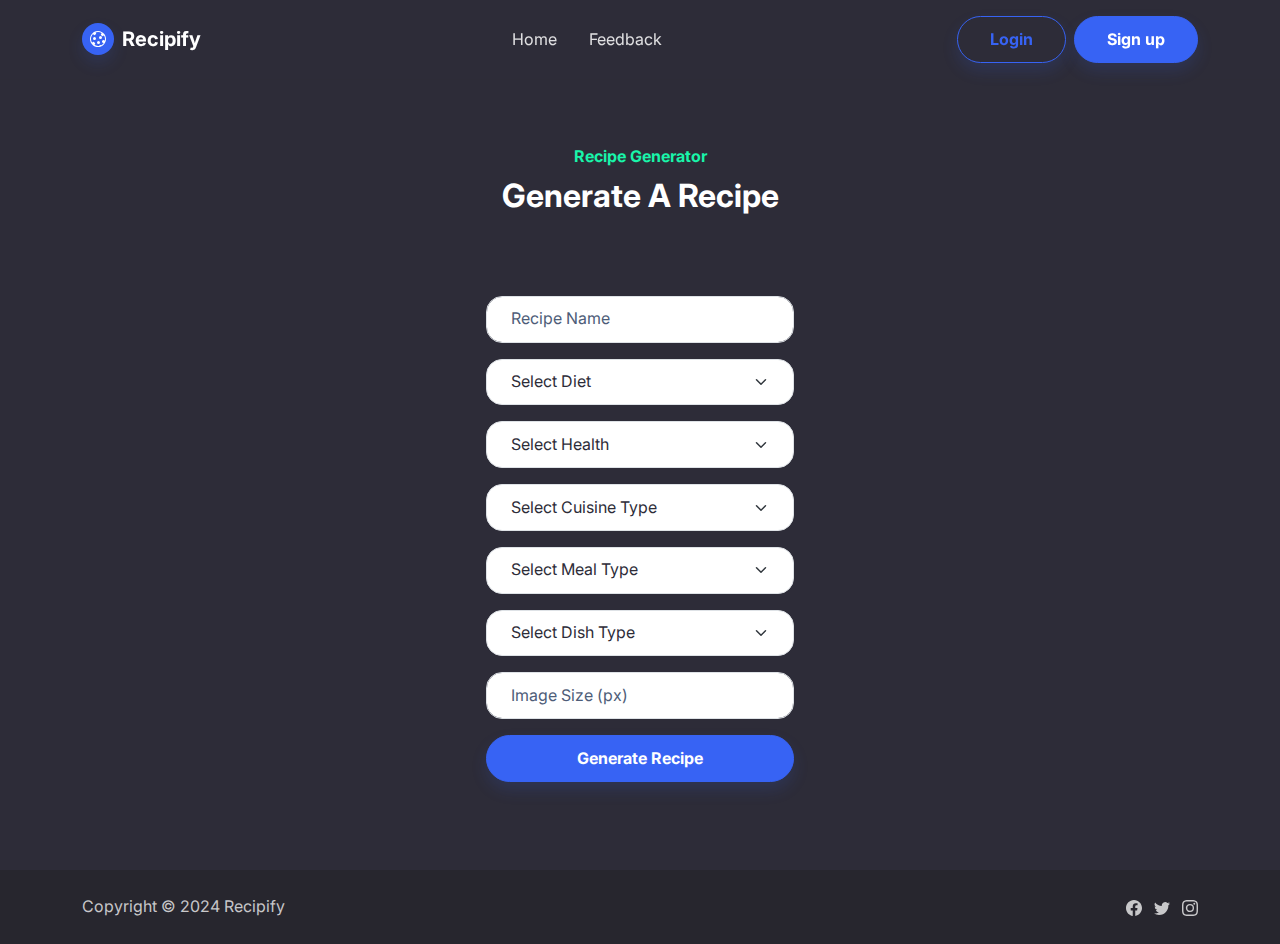
<file: generate.html>
<!DOCTYPE html>
<html data-bs-theme="light" lang="en">
  <head>
    <meta charset="utf-8" />
    <meta name="viewport" content="width=device-width, initial-scale=1.0, shrink-to-fit=no" />
    <title>Generator - Recipify</title>
    <link rel="stylesheet" href="assets/bootstrap/css/bootstrap.min.css" />
    <link
      rel="stylesheet"
      href="https://fonts.googleapis.com/css?family=Inter:300italic,400italic,600italic,700italic,800italic,400,300,600,700,800&amp;display=swap"
    />
    <link rel="stylesheet" href="assets/css/generateStyles.css" />
  </head>

  <body>
    <nav class="navbar navbar-expand-lg sticky-top py-3 navbar-dark" id="mainNav">
      <div class="container">
        <a class="navbar-brand d-flex align-items-center" href="/"
          ><span class="bs-icon-sm bs-icon-circle bs-icon-primary shadow d-flex justify-content-center align-items-center me-2 bs-icon"
            ><svg xmlns="http://www.w3.org/2000/svg" width="1em" height="1em" fill="currentColor" viewBox="0 0 16 16" class="bi bi-cookie">
              <path
                d="M6 7.5a1.5 1.5 0 1 1-3 0 1.5 1.5 0 0 1 3 0m4.5.5a1.5 1.5 0 1 0 0-3 1.5 1.5 0 0 0 0 3m-.5 3.5a1.5 1.5 0 1 1-3 0 1.5 1.5 0 0 1 3 0"
              ></path>
              <path
                d="M8 0a7.963 7.963 0 0 0-4.075 1.114c-.162.067-.31.162-.437.28A8 8 0 1 0 8 0m3.25 14.201a1.5 1.5 0 0 0-2.13.71A7.014 7.014 0 0 1 8 15a6.967 6.967 0 0 1-3.845-1.15 1.5 1.5 0 1 0-2.005-2.005A6.967 6.967 0 0 1 1 8c0-1.953.8-3.719 2.09-4.989a1.5 1.5 0 1 0 2.469-1.574A6.985 6.985 0 0 1 8 1c1.42 0 2.742.423 3.845 1.15a1.5 1.5 0 1 0 2.005 2.005A6.967 6.967 0 0 1 15 8c0 .596-.074 1.174-.214 1.727a1.5 1.5 0 1 0-1.025 2.25 7.033 7.033 0 0 1-2.51 2.224Z"
              ></path></svg></span
          ><span>Recipify</span></a
        ><button data-bs-toggle="collapse" class="navbar-toggler" data-bs-target="#navcol-1">
          <span class="visually-hidden">Toggle navigation</span><span class="navbar-toggler-icon"></span>
        </button>
        <div class="collapse navbar-collapse" id="navcol-1">
          <ul class="navbar-nav mx-auto">
            <li class="nav-item"><a class="nav-link" href="index.html">Home</a></li>
            <li class="nav-item" style="display: none"><a class="nav-link" href="generate.html">Recipe Generator</a></li>
            <li class="nav-item" style="display: none"><a class="nav-link" href="recognition.html">Image Recognition</a></li>
            <li class="nav-item"><a class="nav-link" href="feedback.html">Feedback</a></li>
          </ul>
          <div class="d-flex gap-2">
            <a class="btn shadow btn-outline-primary" role="button" id="loginButton" href="login.html" style="display: none">Login</a
            ><a class="btn btn-primary shadow" role="button" id="signupButton" href="signup.html" style="display: none">Sign up</a>
            <a class="btn btn-primary shadow" role="button" id="logoutButton" href="index.html" style="display: none">Logout</a>
          </div>
        </div>
      </div>
    </nav>
    <section class="py-3">
      <div class="container py-5">
        <div class="row mb-5">
          <div class="col-md-8 col-xl-6 text-center mx-auto">
            <p class="fw-bold text-success mb-2">Recipe Generator</p>
            <h2 class="fw-bold">Generate A Recipe</h2>
          </div>
        </div>
        <div class="row d-flex justify-content-center">
          <div class="col-md-6 col-xl-4">
            <div>
              <form class="p-3 p-xl-4" id="recipeForm">
                <div class="mb-3">
                  <input class="form-control" type="text" name="recipeName" placeholder="Recipe Name" required />
                </div>
                <div class="mb-3">
                  <select class="form-select" id="diet" name="diet" required>
                    <option selected>Select Diet</option>
                    <option value="balanced">Balanced</option>
                    <option value="high-fiber">High-Fiber</option>
                    <option value="low-fat">Low-Fat</option>
                    <option value="low-sodium">Low-Sodium</option>
                    <option value="low-sugar">Low-Sugar</option>
                    <option value="low-carb">Low-Carb</option>
                    <option value="high-protein">High-Protein</option>
                    <option value="vegetarian">Vegetarian</option>
                    <option value="vegan">Vegan</option>
                    <option value="gluten-free">Gluten-Free</option>
                    <option value="dairy-free">Dairy-Free</option>
                    <option value="nut-free">Nut-Free</option>
                    <option value="halal">Halal</option>
                    <option value="kosher">Kosher</option>
                    <option value="organic">Organic</option>
                    <option value="paleo">Paleo</option>
                    <option value="whole30">Whole30</option>
                    <option value="anti-inflammatory">Anti-Inflammatory</option>
                    <option value="detox">Detox</option>
                    <option value="heart-healthy">Heart-Healthy</option>
                  </select>
                </div>
                <div class="mb-3">
                  <select class="form-select" id="health" name="health" required>
                    <option selected>Select Health</option>
                    <option value="alcohol-free">Alcohol-Free</option>
                    <option value="peanut-free">Peanut-Free</option>
                    <option value="tree-nut-free">Tree Nut-Free</option>
                    <option value="sesame-free">Sesame-Free</option>
                    <option value="soy-free">Soy-Free</option>
                    <option value="shellfish-free">Shellfish-Free</option>
                    <option value="fish-free">Fish-Free</option>
                    <option value="egg-free">Egg-Free</option>
                    <option value="dairy-free">Dairy-Free</option>
                    <option value="gluten-free">Gluten-Free</option>
                    <option value="wheat-free">Wheat-Free</option>
                    <option value="corn-free">Corn-Free</option>
                    <option value="low-sodium">Low-Sodium</option>
                    <option value="low-sugar">Low-Sugar</option>
                    <option value="low-carb">Low-Carb</option>
                    <option value="low-fat">Low-Fat</option>
                    <option value="low-calorie">Low-Calorie</option>
                    <option value="high-fiber">High-Fiber</option>
                    <option value="kosher">Kosher</option>
                    <option value="halal">Halal</option>
                    <option value="organic">Organic</option>
                  </select>
                </div>
                <div class="mb-3">
                  <select class="form-select" id="cuisineType" name="cuisineType" required>
                    <option selected>Select Cuisine Type</option>
                    <option value="American">American</option>
                    <option value="Italian">Italian</option>
                    <option value="Mexican">Mexican</option>
                    <option value="American">American</option>
                    <option value="Italian">Italian</option>
                    <option value="Mexican">Mexican</option>
                    <option value="Chinese">Chinese</option>
                    <option value="Indian">Indian</option>
                    <option value="French">French</option>
                    <option value="Spanish">Spanish</option>
                    <option value="Japanese">Japanese</option>
                    <option value="Korean">Korean</option>
                    <option value="Thai">Thai</option>
                    <option value="Greek">Greek</option>
                    <option value="Mediterranean">Mediterranean</option>
                    <option value="Middle Eastern">Middle Eastern</option>
                    <option value="Moroccan">Moroccan</option>
                    <option value="Turkish">Turkish</option>
                    <option value="Vietnamese">Vietnamese</option>
                    <option value="Malaysian">Malaysian</option>
                    <option value="Indonesian">Indonesian</option>
                    <option value="Portuguese">Portuguese</option>
                    <option value="German">German</option>
                    <option value="Caribbean">Caribbean</option>
                    <option value="Ethiopian">Ethiopian</option>
                    <option value="Nigerian">Nigerian</option>
                    <option value="South African">South African</option>
                    <option value="Brazilian">Brazilian</option>
                    <option value="Peruvian">Peruvian</option>
                    <option value="Swedish">Swedish</option>
                    <option value="Russian">Russian</option>
                    <option value="Polish">Polish</option>
                    <option value="Hungarian">Hungarian</option>
                  </select>
                </div>
                <div class="mb-3">
                  <select class="form-select" id="mealType" name="mealType" required>
                    <option selected>Select Meal Type</option>
                    <option value="breakfast">Breakfast</option>
                    <option value="lunch">Lunch</option>
                    <option value="dinner">Dinner</option>
                    <option value="snack">Snack</option>
                    <option value="teatime">Teatime</option>
                    <option value="brunch">Brunch</option>
                  </select>
                </div>
                <div class="mb-3">
                  <select class="form-select" id="dishType" name="dishType" required>
                    <option selected>Select Dish Type</option>
                    <option value="appetizer">Appetizer</option>
                    <option value="bread">Bread</option>
                    <option value="cereal">Cereal</option>
                    <option value="dessert">Dessert</option>
                    <option value="main course">Main Course</option>
                    <option value="pancake">Pancake</option>
                    <option value="salad">Salad</option>
                    <option value="sandwich">Sandwich</option>
                    <option value="soup">Soup</option>
                    <option value="stew">Stew</option>
                    <option value="side dish">Side Dish</option>
                  </select>
                </div>
                <div class="mb-3">
                  <input class="form-control" type="number" name="imageSize" placeholder="Image Size (px)" required />
                </div>
                <div><button class="btn btn-primary shadow d-block w-100" type="submit">Generate Recipe</button></div>
              </form>
            </div>
          </div>
          <div class="col-md-6 col-xl-4" id="recipeContainer" style="display: none">
            <div class="text-start mx-auto py-2">
              <h1 class="fw-bold text-success text-center text-decoration-underline">Generated Recipe</h1>
            </div>
            <div class="row d-flex justify-content-center mb-3" id="recipeDetails"></div>
          </div>
        </div>
      </div>
    </section>
    <footer class="bg-dark">
      <div class="container py-4 py-lg-4">
        <div class="text-muted d-flex justify-content-between align-items-center">
          <p class="mb-0">Copyright © 2024 Recipify</p>
          <ul class="list-inline mb-0">
            <li class="list-inline-item">
              <svg xmlns="http://www.w3.org/2000/svg" width="1em" height="1em" fill="currentColor" viewBox="0 0 16 16" class="bi bi-facebook">
                <path
                  d="M16 8.049c0-4.446-3.582-8.05-8-8.05C3.58 0-.002 3.603-.002 8.05c0 4.017 2.926 7.347 6.75 7.951v-5.625h-2.03V8.05H6.75V6.275c0-2.017 1.195-3.131 3.022-3.131.876 0 1.791.157 1.791.157v1.98h-1.009c-.993 0-1.303.621-1.303 1.258v1.51h2.218l-.354 2.326H9.25V16c3.824-.604 6.75-3.934 6.75-7.951"
                ></path>
              </svg>
            </li>
            <li class="list-inline-item">
              <svg xmlns="http://www.w3.org/2000/svg" width="1em" height="1em" fill="currentColor" viewBox="0 0 16 16" class="bi bi-twitter">
                <path
                  d="M5.026 15c6.038 0 9.341-5.003 9.341-9.334 0-.14 0-.282-.006-.422A6.685 6.685 0 0 0 16 3.542a6.658 6.658 0 0 1-1.889.518 3.301 3.301 0 0 0 1.447-1.817 6.533 6.533 0 0 1-2.087.793A3.286 3.286 0 0 0 7.875 6.03a9.325 9.325 0 0 1-6.767-3.429 3.289 3.289 0 0 0 1.018 4.382A3.323 3.323 0 0 1 .64 6.575v.045a3.288 3.288 0 0 0 2.632 3.218 3.203 3.203 0 0 1-.865.115 3.23 3.23 0 0 1-.614-.057 3.283 3.283 0 0 0 3.067 2.277A6.588 6.588 0 0 1 .78 13.58a6.32 6.32 0 0 1-.78-.045A9.344 9.344 0 0 0 5.026 15"
                ></path>
              </svg>
            </li>
            <li class="list-inline-item">
              <svg xmlns="http://www.w3.org/2000/svg" width="1em" height="1em" fill="currentColor" viewBox="0 0 16 16" class="bi bi-instagram">
                <path
                  d="M8 0C5.829 0 5.556.01 4.703.048 3.85.088 3.269.222 2.76.42a3.917 3.917 0 0 0-1.417.923A3.927 3.927 0 0 0 .42 2.76C.222 3.268.087 3.85.048 4.7.01 5.555 0 5.827 0 8.001c0 2.172.01 2.444.048 3.297.04.852.174 1.433.372 1.942.205.526.478.972.923 1.417.444.445.89.719 1.416.923.51.198 1.09.333 1.942.372C5.555 15.99 5.827 16 8 16s2.444-.01 3.298-.048c.851-.04 1.434-.174 1.943-.372a3.916 3.916 0 0 0 1.416-.923c.445-.445.718-.891.923-1.417.197-.509.332-1.09.372-1.942C15.99 10.445 16 10.173 16 8s-.01-2.445-.048-3.299c-.04-.851-.175-1.433-.372-1.941a3.926 3.926 0 0 0-.923-1.417A3.911 3.911 0 0 0 13.24.42c-.51-.198-1.092-.333-1.943-.372C10.443.01 10.172 0 7.998 0h.003zm-.717 1.442h.718c2.136 0 2.389.007 3.232.046.78.035 1.204.166 1.486.275.373.145.64.319.92.599.28.28.453.546.598.92.11.281.24.705.275 1.485.039.843.047 1.096.047 3.231s-.008 2.389-.047 3.232c-.035.78-.166 1.203-.275 1.485a2.47 2.47 0 0 1-.599.919c-.28.28-.546.453-.92.598-.28.11-.704.24-1.485.276-.843.038-1.096.047-3.232.047s-2.39-.009-3.233-.047c-.78-.036-1.203-.166-1.485-.276a2.478 2.478 0 0 1-.92-.598 2.48 2.48 0 0 1-.6-.92c-.109-.281-.24-.705-.275-1.485-.038-.843-.046-1.096-.046-3.233 0-2.136.008-2.388.046-3.231.036-.78.166-1.204.276-1.486.145-.373.319-.64.599-.92.28-.28.546-.453.92-.598.282-.11.705-.24 1.485-.276.738-.034 1.024-.044 2.515-.045v.002zm4.988 1.328a.96.96 0 1 0 0 1.92.96.96 0 0 0 0-1.92zm-4.27 1.122a4.109 4.109 0 1 0 0 8.217 4.109 4.109 0 0 0 0-8.217zm0 1.441a2.667 2.667 0 1 1 0 5.334 2.667 2.667 0 0 1 0-5.334"
                ></path>
              </svg>
            </li>
          </ul>
        </div>
      </div>
    </footer>
    <script src="https://cdn.jsdelivr.net/npm/bootstrap@5.3.3/dist/js/bootstrap.bundle.min.js"></script>
    <script src="assets/js/script.min.js"></script>
    <script src="assets/js/generate.js"></script>
    <script src="assets/js/auth.js"></script>
  </body>
</html>
</file>
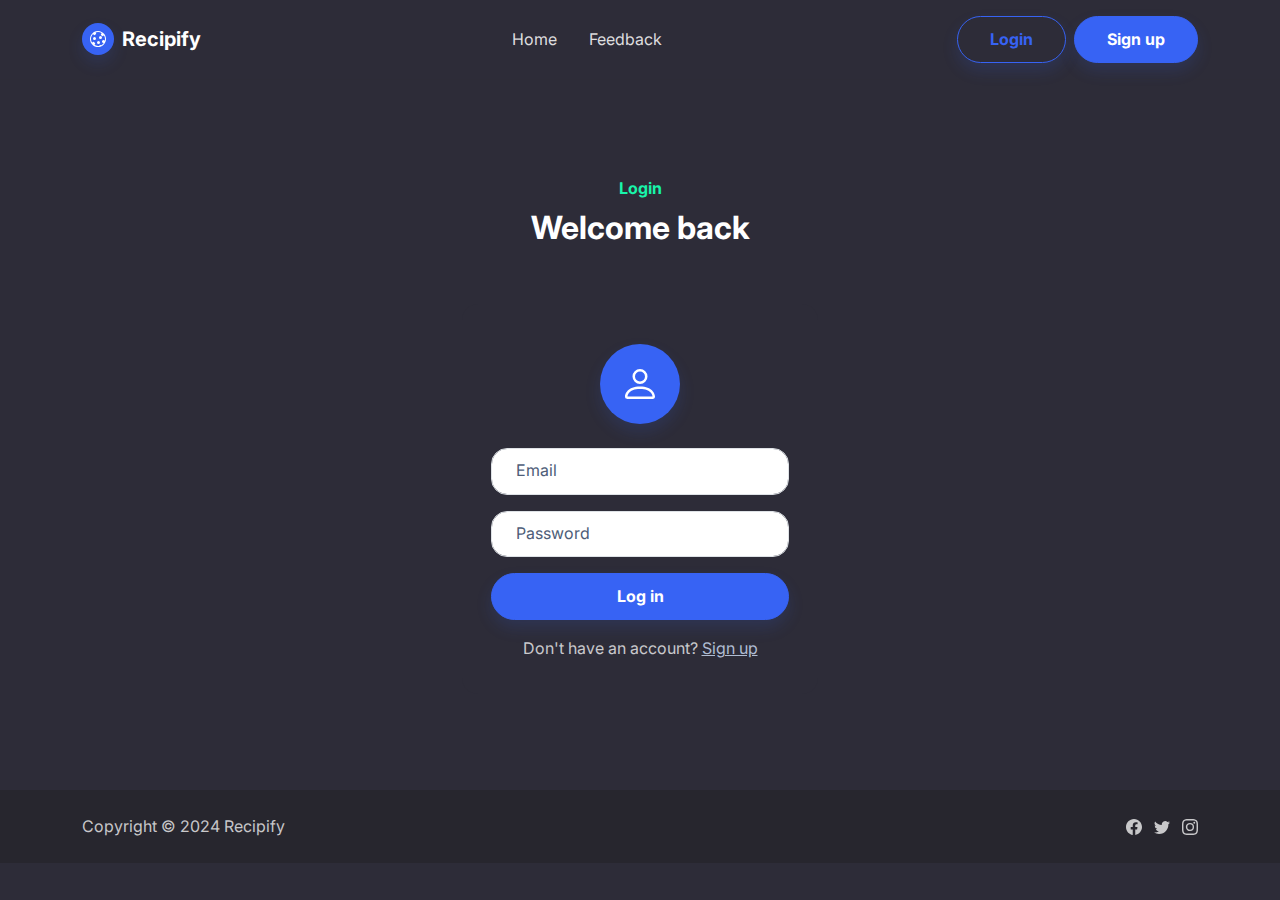
<file: login.html>
<!DOCTYPE html>
<html data-bs-theme="light" lang="en">
  <head>
    <meta charset="utf-8" />
    <meta name="viewport" content="width=device-width, initial-scale=1.0, shrink-to-fit=no" />
    <title>Log in - Recipify</title>
    <link rel="stylesheet" href="assets/bootstrap/css/bootstrap.min.css" />
    <link
      rel="stylesheet"
      href="https://fonts.googleapis.com/css?family=Inter:300italic,400italic,600italic,700italic,800italic,400,300,600,700,800&amp;display=swap"
    />
  </head>

  <body>
    <nav class="navbar navbar-expand-lg sticky-top py-3 navbar-dark" id="mainNav">
      <div class="container">
        <a class="navbar-brand d-flex align-items-center" href="/"
          ><span class="bs-icon-sm bs-icon-circle bs-icon-primary shadow d-flex justify-content-center align-items-center me-2 bs-icon"
            ><svg xmlns="http://www.w3.org/2000/svg" width="1em" height="1em" fill="currentColor" viewBox="0 0 16 16" class="bi bi-cookie">
              <path
                d="M6 7.5a1.5 1.5 0 1 1-3 0 1.5 1.5 0 0 1 3 0m4.5.5a1.5 1.5 0 1 0 0-3 1.5 1.5 0 0 0 0 3m-.5 3.5a1.5 1.5 0 1 1-3 0 1.5 1.5 0 0 1 3 0"
              ></path>
              <path
                d="M8 0a7.963 7.963 0 0 0-4.075 1.114c-.162.067-.31.162-.437.28A8 8 0 1 0 8 0m3.25 14.201a1.5 1.5 0 0 0-2.13.71A7.014 7.014 0 0 1 8 15a6.967 6.967 0 0 1-3.845-1.15 1.5 1.5 0 1 0-2.005-2.005A6.967 6.967 0 0 1 1 8c0-1.953.8-3.719 2.09-4.989a1.5 1.5 0 1 0 2.469-1.574A6.985 6.985 0 0 1 8 1c1.42 0 2.742.423 3.845 1.15a1.5 1.5 0 1 0 2.005 2.005A6.967 6.967 0 0 1 15 8c0 .596-.074 1.174-.214 1.727a1.5 1.5 0 1 0-1.025 2.25 7.033 7.033 0 0 1-2.51 2.224Z"
              ></path></svg></span
          ><span>Recipify</span></a
        ><button data-bs-toggle="collapse" class="navbar-toggler" data-bs-target="#navcol-1">
          <span class="visually-hidden">Toggle navigation</span><span class="navbar-toggler-icon"></span>
        </button>
        <div class="collapse navbar-collapse" id="navcol-1">
          <ul class="navbar-nav mx-auto">
            <li class="nav-item"><a class="nav-link" href="index.html">Home</a></li>
            <li class="nav-item" style="display: none"><a class="nav-link" href="generate.html">Recipe Generator</a></li>
            <li class="nav-item" style="display: none"><a class="nav-link" href="recognition.html">Image Recognition</a></li>
            <li class="nav-item"><a class="nav-link" href="feedback.html">Feedback</a></li>
          </ul>
          <div class="d-flex gap-2">
            <a class="btn shadow btn-outline-primary" role="button" id="loginButton" href="login.html" style="display: none">Login</a
            ><a class="btn btn-primary shadow" role="button" id="signupButton" href="signup.html" style="display: none">Sign up</a>
            <a class="btn btn-primary shadow" role="button" id="logoutButton" href="index.html" style="display: none">Logout</a>
          </div>
        </div>
      </div>
    </nav>
    <section class="py-5">
      <div class="container py-5">
        <div class="row mb-4 mb-lg-5">
          <div class="col-md-8 col-xl-6 text-center mx-auto">
            <p class="fw-bold text-success mb-2">Login</p>
            <h2 class="fw-bold">Welcome back</h2>
          </div>
        </div>
        <div class="row d-flex justify-content-center">
          <div class="col-md-6 col-xl-4">
            <div class="card">
              <div class="card-body text-center d-flex flex-column align-items-center">
                <div class="bs-icon-xl bs-icon-circle bs-icon-primary shadow bs-icon my-4">
                  <svg xmlns="http://www.w3.org/2000/svg" width="1em" height="1em" fill="currentColor" viewBox="0 0 16 16" class="bi bi-person">
                    <path
                      d="M8 8a3 3 0 1 0 0-6 3 3 0 0 0 0 6m2-3a2 2 0 1 1-4 0 2 2 0 0 1 4 0m4 8c0 1-1 1-1 1H3s-1 0-1-1 1-4 6-4 6 3 6 4m-1-.004c-.001-.246-.154-.986-.832-1.664C11.516 10.68 10.289 10 8 10c-2.29 0-3.516.68-4.168 1.332-.678.678-.83 1.418-.832 1.664z"
                    ></path>
                  </svg>
                </div>
                <form id="loginForm">
                  <div class="mb-3"><input class="form-control" type="email" name="email" placeholder="Email" /></div>
                  <div class="mb-3"><input class="form-control" type="password" name="password" placeholder="Password" /></div>
                  <div class="mb-3"><button class="btn btn-primary shadow d-block w-100">Log in</button></div>
                  <p class="text-muted">Don't have an account?&nbsp;<a href="signup.html">Sign up</a></p>
                </form>
              </div>
            </div>
          </div>
        </div>
      </div>
    </section>
    <footer class="bg-dark">
      <div class="container py-4 py-lg-4">
        <div class="text-muted d-flex justify-content-between align-items-center">
          <p class="mb-0">Copyright © 2024 Recipify</p>
          <ul class="list-inline mb-0">
            <li class="list-inline-item">
              <svg xmlns="http://www.w3.org/2000/svg" width="1em" height="1em" fill="currentColor" viewBox="0 0 16 16" class="bi bi-facebook">
                <path
                  d="M16 8.049c0-4.446-3.582-8.05-8-8.05C3.58 0-.002 3.603-.002 8.05c0 4.017 2.926 7.347 6.75 7.951v-5.625h-2.03V8.05H6.75V6.275c0-2.017 1.195-3.131 3.022-3.131.876 0 1.791.157 1.791.157v1.98h-1.009c-.993 0-1.303.621-1.303 1.258v1.51h2.218l-.354 2.326H9.25V16c3.824-.604 6.75-3.934 6.75-7.951"
                ></path>
              </svg>
            </li>
            <li class="list-inline-item">
              <svg xmlns="http://www.w3.org/2000/svg" width="1em" height="1em" fill="currentColor" viewBox="0 0 16 16" class="bi bi-twitter">
                <path
                  d="M5.026 15c6.038 0 9.341-5.003 9.341-9.334 0-.14 0-.282-.006-.422A6.685 6.685 0 0 0 16 3.542a6.658 6.658 0 0 1-1.889.518 3.301 3.301 0 0 0 1.447-1.817 6.533 6.533 0 0 1-2.087.793A3.286 3.286 0 0 0 7.875 6.03a9.325 9.325 0 0 1-6.767-3.429 3.289 3.289 0 0 0 1.018 4.382A3.323 3.323 0 0 1 .64 6.575v.045a3.288 3.288 0 0 0 2.632 3.218 3.203 3.203 0 0 1-.865.115 3.23 3.23 0 0 1-.614-.057 3.283 3.283 0 0 0 3.067 2.277A6.588 6.588 0 0 1 .78 13.58a6.32 6.32 0 0 1-.78-.045A9.344 9.344 0 0 0 5.026 15"
                ></path>
              </svg>
            </li>
            <li class="list-inline-item">
              <svg xmlns="http://www.w3.org/2000/svg" width="1em" height="1em" fill="currentColor" viewBox="0 0 16 16" class="bi bi-instagram">
                <path
                  d="M8 0C5.829 0 5.556.01 4.703.048 3.85.088 3.269.222 2.76.42a3.917 3.917 0 0 0-1.417.923A3.927 3.927 0 0 0 .42 2.76C.222 3.268.087 3.85.048 4.7.01 5.555 0 5.827 0 8.001c0 2.172.01 2.444.048 3.297.04.852.174 1.433.372 1.942.205.526.478.972.923 1.417.444.445.89.719 1.416.923.51.198 1.09.333 1.942.372C5.555 15.99 5.827 16 8 16s2.444-.01 3.298-.048c.851-.04 1.434-.174 1.943-.372a3.916 3.916 0 0 0 1.416-.923c.445-.445.718-.891.923-1.417.197-.509.332-1.09.372-1.942C15.99 10.445 16 10.173 16 8s-.01-2.445-.048-3.299c-.04-.851-.175-1.433-.372-1.941a3.926 3.926 0 0 0-.923-1.417A3.911 3.911 0 0 0 13.24.42c-.51-.198-1.092-.333-1.943-.372C10.443.01 10.172 0 7.998 0h.003zm-.717 1.442h.718c2.136 0 2.389.007 3.232.046.78.035 1.204.166 1.486.275.373.145.64.319.92.599.28.28.453.546.598.92.11.281.24.705.275 1.485.039.843.047 1.096.047 3.231s-.008 2.389-.047 3.232c-.035.78-.166 1.203-.275 1.485a2.47 2.47 0 0 1-.599.919c-.28.28-.546.453-.92.598-.28.11-.704.24-1.485.276-.843.038-1.096.047-3.232.047s-2.39-.009-3.233-.047c-.78-.036-1.203-.166-1.485-.276a2.478 2.478 0 0 1-.92-.598 2.48 2.48 0 0 1-.6-.92c-.109-.281-.24-.705-.275-1.485-.038-.843-.046-1.096-.046-3.233 0-2.136.008-2.388.046-3.231.036-.78.166-1.204.276-1.486.145-.373.319-.64.599-.92.28-.28.546-.453.92-.598.282-.11.705-.24 1.485-.276.738-.034 1.024-.044 2.515-.045v.002zm4.988 1.328a.96.96 0 1 0 0 1.92.96.96 0 0 0 0-1.92zm-4.27 1.122a4.109 4.109 0 1 0 0 8.217 4.109 4.109 0 0 0 0-8.217zm0 1.441a2.667 2.667 0 1 1 0 5.334 2.667 2.667 0 0 1 0-5.334"
                ></path>
              </svg>
            </li>
          </ul>
        </div>
      </div>
    </footer>
    <script src="https://cdn.jsdelivr.net/npm/bootstrap@5.3.3/dist/js/bootstrap.bundle.min.js"></script>
    <script src="assets/js/script.min.js"></script>
    <script src="assets/js/auth.js"></script>
  </body>
</html>
</file>
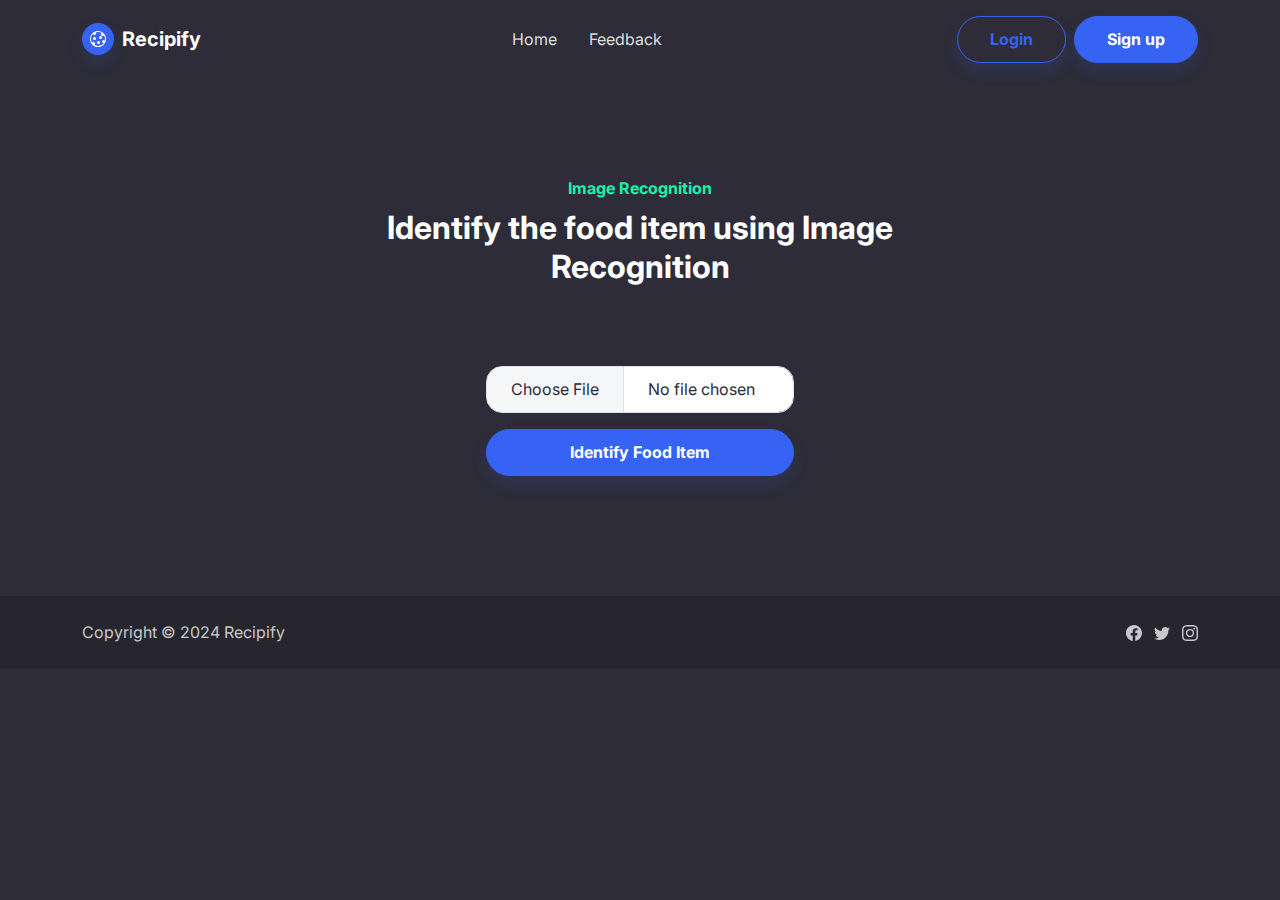
<file: recognition.html>
<!DOCTYPE html>
<html data-bs-theme="light" lang="en">
  <head>
    <meta charset="utf-8" />
    <meta name="viewport" content="width=device-width, initial-scale=1.0, shrink-to-fit=no" />
    <title>Recignition - Recipify</title>
    <link rel="stylesheet" href="assets/bootstrap/css/bootstrap.min.css" />
    <link
      rel="stylesheet"
      href="https://fonts.googleapis.com/css?family=Inter:300italic,400italic,600italic,700italic,800italic,400,300,600,700,800&amp;display=swap"
    />
  </head>

  <body>
    <nav class="navbar navbar-expand-lg sticky-top py-3 navbar-dark" id="mainNav">
      <div class="container">
        <a class="navbar-brand d-flex align-items-center" href="/"
          ><span class="bs-icon-sm bs-icon-circle bs-icon-primary shadow d-flex justify-content-center align-items-center me-2 bs-icon"
            ><svg xmlns="http://www.w3.org/2000/svg" width="1em" height="1em" fill="currentColor" viewBox="0 0 16 16" class="bi bi-cookie">
              <path
                d="M6 7.5a1.5 1.5 0 1 1-3 0 1.5 1.5 0 0 1 3 0m4.5.5a1.5 1.5 0 1 0 0-3 1.5 1.5 0 0 0 0 3m-.5 3.5a1.5 1.5 0 1 1-3 0 1.5 1.5 0 0 1 3 0"
              ></path>
              <path
                d="M8 0a7.963 7.963 0 0 0-4.075 1.114c-.162.067-.31.162-.437.28A8 8 0 1 0 8 0m3.25 14.201a1.5 1.5 0 0 0-2.13.71A7.014 7.014 0 0 1 8 15a6.967 6.967 0 0 1-3.845-1.15 1.5 1.5 0 1 0-2.005-2.005A6.967 6.967 0 0 1 1 8c0-1.953.8-3.719 2.09-4.989a1.5 1.5 0 1 0 2.469-1.574A6.985 6.985 0 0 1 8 1c1.42 0 2.742.423 3.845 1.15a1.5 1.5 0 1 0 2.005 2.005A6.967 6.967 0 0 1 15 8c0 .596-.074 1.174-.214 1.727a1.5 1.5 0 1 0-1.025 2.25 7.033 7.033 0 0 1-2.51 2.224Z"
              ></path></svg></span
          ><span>Recipify</span></a
        ><button data-bs-toggle="collapse" class="navbar-toggler" data-bs-target="#navcol-1">
          <span class="visually-hidden">Toggle navigation</span><span class="navbar-toggler-icon"></span>
        </button>
        <div class="collapse navbar-collapse" id="navcol-1">
          <ul class="navbar-nav mx-auto">
            <li class="nav-item"><a class="nav-link" href="index.html">Home</a></li>
            <li class="nav-item" style="display: none"><a class="nav-link" href="generate.html">Recipe Generator</a></li>
            <li class="nav-item" style="display: none"><a class="nav-link" href="recognition.html">Image Recognition</a></li>
            <li class="nav-item"><a class="nav-link" href="feedback.html">Feedback</a></li>
          </ul>
          <div class="d-flex gap-2">
            <a class="btn shadow btn-outline-primary" role="button" id="loginButton" href="login.html" style="display: none">Login</a
            ><a class="btn btn-primary shadow" role="button" id="signupButton" href="signup.html" style="display: none">Sign up</a>
            <a class="btn btn-primary shadow" role="button" id="logoutButton" href="index.html" style="display: none">Logout</a>
          </div>
        </div>
      </div>
    </nav>
    <section class="py-5">
      <div class="container py-5">
        <div class="row mb-5">
          <div class="col-md-8 col-xl-6 text-center mx-auto">
            <p class="fw-bold text-success mb-2">Image Recognition</p>
            <h2 class="fw-bold">Identify the food item using Image Recognition</h2>
          </div>
        </div>
        <div class="row d-flex justify-content-center">
          <div class="col-md-6 col-xl-4">
            <form class="p-3 p-xl-4" id="imageRecognitionForm">
              <div class="mb-3"><input class="form-control" type="file" id="uploadImage" accept="image/*" /></div>
              <div><button class="btn btn-primary shadow d-block w-100" type="submit">Identify Food Item</button></div>
            </form>
          </div>
          <div class="col-md-6 col-xl-4" id="imageRecognitionOutput" style="display: none">
            <div class="text-start mx-auto py-1">
              <h1 class="fw-bold text-success text-start text-decoration-underline">Identified Item</h1>
            </div>
            <h3 id="recognizedRecipeName">Pizza</h3>
            <img id="recognizedImage" style="display: none" />
          </div>
        </div>
      </div>
    </section>
    <footer class="bg-dark">
      <div class="container py-4 py-lg-4">
        <div class="text-muted d-flex justify-content-between align-items-center">
          <p class="mb-0">Copyright © 2024 Recipify</p>
          <ul class="list-inline mb-0">
            <li class="list-inline-item">
              <svg xmlns="http://www.w3.org/2000/svg" width="1em" height="1em" fill="currentColor" viewBox="0 0 16 16" class="bi bi-facebook">
                <path
                  d="M16 8.049c0-4.446-3.582-8.05-8-8.05C3.58 0-.002 3.603-.002 8.05c0 4.017 2.926 7.347 6.75 7.951v-5.625h-2.03V8.05H6.75V6.275c0-2.017 1.195-3.131 3.022-3.131.876 0 1.791.157 1.791.157v1.98h-1.009c-.993 0-1.303.621-1.303 1.258v1.51h2.218l-.354 2.326H9.25V16c3.824-.604 6.75-3.934 6.75-7.951"
                ></path>
              </svg>
            </li>
            <li class="list-inline-item">
              <svg xmlns="http://www.w3.org/2000/svg" width="1em" height="1em" fill="currentColor" viewBox="0 0 16 16" class="bi bi-twitter">
                <path
                  d="M5.026 15c6.038 0 9.341-5.003 9.341-9.334 0-.14 0-.282-.006-.422A6.685 6.685 0 0 0 16 3.542a6.658 6.658 0 0 1-1.889.518 3.301 3.301 0 0 0 1.447-1.817 6.533 6.533 0 0 1-2.087.793A3.286 3.286 0 0 0 7.875 6.03a9.325 9.325 0 0 1-6.767-3.429 3.289 3.289 0 0 0 1.018 4.382A3.323 3.323 0 0 1 .64 6.575v.045a3.288 3.288 0 0 0 2.632 3.218 3.203 3.203 0 0 1-.865.115 3.23 3.23 0 0 1-.614-.057 3.283 3.283 0 0 0 3.067 2.277A6.588 6.588 0 0 1 .78 13.58a6.32 6.32 0 0 1-.78-.045A9.344 9.344 0 0 0 5.026 15"
                ></path>
              </svg>
            </li>
            <li class="list-inline-item">
              <svg xmlns="http://www.w3.org/2000/svg" width="1em" height="1em" fill="currentColor" viewBox="0 0 16 16" class="bi bi-instagram">
                <path
                  d="M8 0C5.829 0 5.556.01 4.703.048 3.85.088 3.269.222 2.76.42a3.917 3.917 0 0 0-1.417.923A3.927 3.927 0 0 0 .42 2.76C.222 3.268.087 3.85.048 4.7.01 5.555 0 5.827 0 8.001c0 2.172.01 2.444.048 3.297.04.852.174 1.433.372 1.942.205.526.478.972.923 1.417.444.445.89.719 1.416.923.51.198 1.09.333 1.942.372C5.555 15.99 5.827 16 8 16s2.444-.01 3.298-.048c.851-.04 1.434-.174 1.943-.372a3.916 3.916 0 0 0 1.416-.923c.445-.445.718-.891.923-1.417.197-.509.332-1.09.372-1.942C15.99 10.445 16 10.173 16 8s-.01-2.445-.048-3.299c-.04-.851-.175-1.433-.372-1.941a3.926 3.926 0 0 0-.923-1.417A3.911 3.911 0 0 0 13.24.42c-.51-.198-1.092-.333-1.943-.372C10.443.01 10.172 0 7.998 0h.003zm-.717 1.442h.718c2.136 0 2.389.007 3.232.046.78.035 1.204.166 1.486.275.373.145.64.319.92.599.28.28.453.546.598.92.11.281.24.705.275 1.485.039.843.047 1.096.047 3.231s-.008 2.389-.047 3.232c-.035.78-.166 1.203-.275 1.485a2.47 2.47 0 0 1-.599.919c-.28.28-.546.453-.92.598-.28.11-.704.24-1.485.276-.843.038-1.096.047-3.232.047s-2.39-.009-3.233-.047c-.78-.036-1.203-.166-1.485-.276a2.478 2.478 0 0 1-.92-.598 2.48 2.48 0 0 1-.6-.92c-.109-.281-.24-.705-.275-1.485-.038-.843-.046-1.096-.046-3.233 0-2.136.008-2.388.046-3.231.036-.78.166-1.204.276-1.486.145-.373.319-.64.599-.92.28-.28.546-.453.92-.598.282-.11.705-.24 1.485-.276.738-.034 1.024-.044 2.515-.045v.002zm4.988 1.328a.96.96 0 1 0 0 1.92.96.96 0 0 0 0-1.92zm-4.27 1.122a4.109 4.109 0 1 0 0 8.217 4.109 4.109 0 0 0 0-8.217zm0 1.441a2.667 2.667 0 1 1 0 5.334 2.667 2.667 0 0 1 0-5.334"
                ></path>
              </svg>
            </li>
          </ul>
        </div>
      </div>
    </footer>
    <script src="https://cdn.jsdelivr.net/npm/bootstrap@5.3.3/dist/js/bootstrap.bundle.min.js"></script>
    <script src="assets/js/script.min.js"></script>
    <script src="assets/js/recognition.js"></script>
    <script src="assets/js/auth.js"></script>
  </body>
</html>
</file>
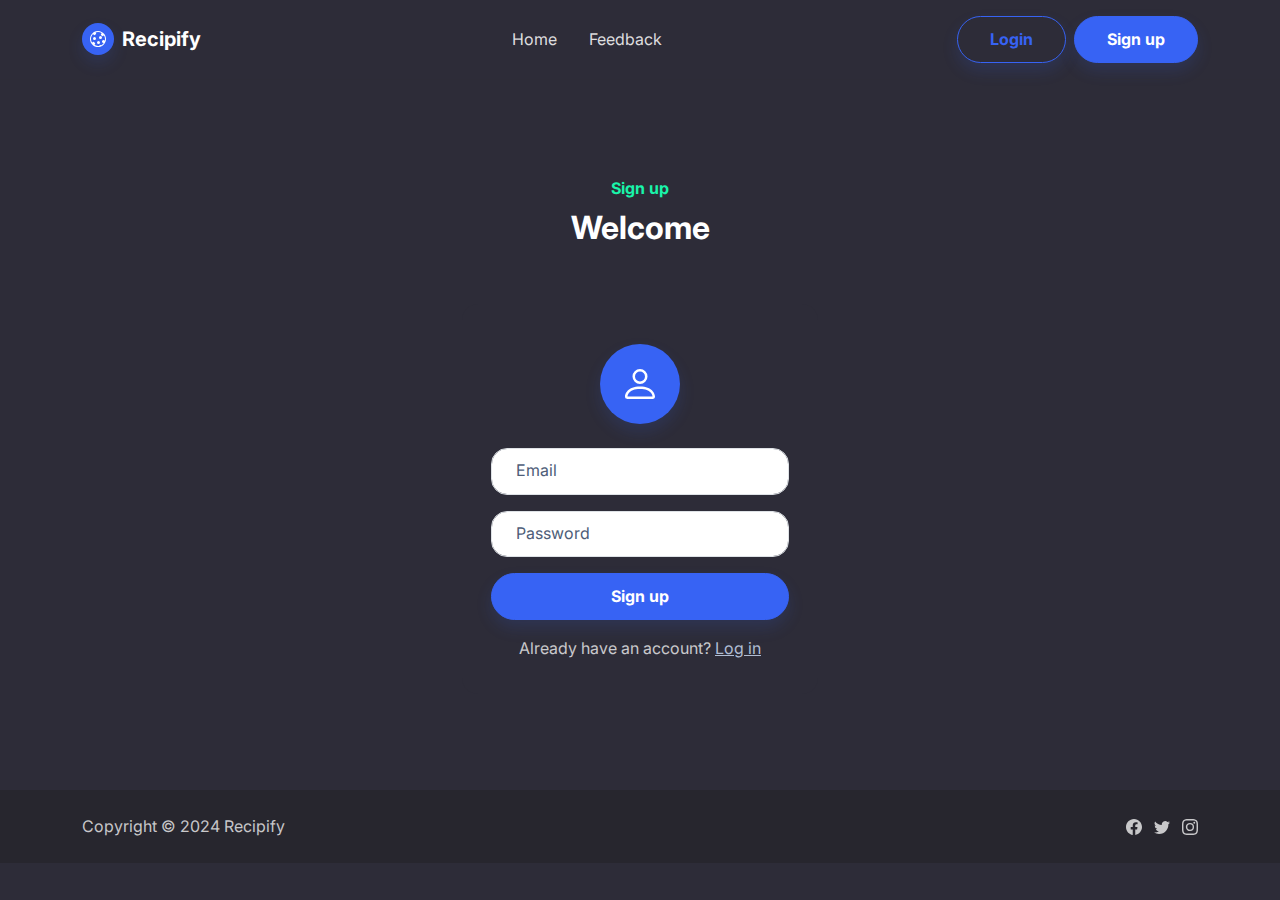
<file: signup.html>
<!DOCTYPE html>
<html data-bs-theme="light" lang="en">
  <head>
    <meta charset="utf-8" />
    <meta name="viewport" content="width=device-width, initial-scale=1.0, shrink-to-fit=no" />
    <title>Sign up - Recipify</title>
    <link rel="stylesheet" href="assets/bootstrap/css/bootstrap.min.css" />
    <link
      rel="stylesheet"
      href="https://fonts.googleapis.com/css?family=Inter:300italic,400italic,600italic,700italic,800italic,400,300,600,700,800&amp;display=swap"
    />
  </head>

  <body>
    <nav class="navbar navbar-expand-lg sticky-top py-3 navbar-dark" id="mainNav">
      <div class="container">
        <a class="navbar-brand d-flex align-items-center" href="/"
          ><span class="bs-icon-sm bs-icon-circle bs-icon-primary shadow d-flex justify-content-center align-items-center me-2 bs-icon"
            ><svg xmlns="http://www.w3.org/2000/svg" width="1em" height="1em" fill="currentColor" viewBox="0 0 16 16" class="bi bi-cookie">
              <path
                d="M6 7.5a1.5 1.5 0 1 1-3 0 1.5 1.5 0 0 1 3 0m4.5.5a1.5 1.5 0 1 0 0-3 1.5 1.5 0 0 0 0 3m-.5 3.5a1.5 1.5 0 1 1-3 0 1.5 1.5 0 0 1 3 0"
              ></path>
              <path
                d="M8 0a7.963 7.963 0 0 0-4.075 1.114c-.162.067-.31.162-.437.28A8 8 0 1 0 8 0m3.25 14.201a1.5 1.5 0 0 0-2.13.71A7.014 7.014 0 0 1 8 15a6.967 6.967 0 0 1-3.845-1.15 1.5 1.5 0 1 0-2.005-2.005A6.967 6.967 0 0 1 1 8c0-1.953.8-3.719 2.09-4.989a1.5 1.5 0 1 0 2.469-1.574A6.985 6.985 0 0 1 8 1c1.42 0 2.742.423 3.845 1.15a1.5 1.5 0 1 0 2.005 2.005A6.967 6.967 0 0 1 15 8c0 .596-.074 1.174-.214 1.727a1.5 1.5 0 1 0-1.025 2.25 7.033 7.033 0 0 1-2.51 2.224Z"
              ></path></svg></span
          ><span>Recipify</span></a
        ><button data-bs-toggle="collapse" class="navbar-toggler" data-bs-target="#navcol-1">
          <span class="visually-hidden">Toggle navigation</span><span class="navbar-toggler-icon"></span>
        </button>
        <div class="collapse navbar-collapse" id="navcol-1">
          <ul class="navbar-nav mx-auto">
            <li class="nav-item"><a class="nav-link" href="index.html">Home</a></li>
            <li class="nav-item" style="display: none"><a class="nav-link" href="generate.html">Recipe Generator</a></li>
            <li class="nav-item" style="display: none"><a class="nav-link" href="recognition.html">Image Recognition</a></li>
            <li class="nav-item"><a class="nav-link" href="feedback.html">Feedback</a></li>
          </ul>
          <div class="d-flex gap-2">
            <a class="btn shadow btn-outline-primary" role="button" id="loginButton" href="login.html" style="display: none">Login</a
            ><a class="btn btn-primary shadow" role="button" id="signupButton" href="signup.html" style="display: none">Sign up</a>
            <a class="btn btn-primary shadow" role="button" id="logoutButton" href="index.html" style="display: none">Logout</a>
          </div>
        </div>
      </div>
    </nav>
    <section class="py-5">
      <div class="container py-5">
        <div class="row mb-4 mb-lg-5">
          <div class="col-md-8 col-xl-6 text-center mx-auto">
            <p class="fw-bold text-success mb-2">Sign up</p>
            <h2 class="fw-bold">Welcome</h2>
          </div>
        </div>
        <div class="row d-flex justify-content-center">
          <div class="col-md-6 col-xl-4">
            <div class="card">
              <div class="card-body text-center d-flex flex-column align-items-center">
                <div class="bs-icon-xl bs-icon-circle bs-icon-primary shadow bs-icon my-4">
                  <svg xmlns="http://www.w3.org/2000/svg" width="1em" height="1em" fill="currentColor" viewBox="0 0 16 16" class="bi bi-person">
                    <path
                      d="M8 8a3 3 0 1 0 0-6 3 3 0 0 0 0 6m2-3a2 2 0 1 1-4 0 2 2 0 0 1 4 0m4 8c0 1-1 1-1 1H3s-1 0-1-1 1-4 6-4 6 3 6 4m-1-.004c-.001-.246-.154-.986-.832-1.664C11.516 10.68 10.289 10 8 10c-2.29 0-3.516.68-4.168 1.332-.678.678-.83 1.418-.832 1.664z"
                    ></path>
                  </svg>
                </div>
                <form id="signupForm">
                  <div class="mb-3"><input class="form-control" type="email" name="email" placeholder="Email" /></div>
                  <div class="mb-3"><input class="form-control" type="password" name="password" placeholder="Password" /></div>
                  <div class="mb-3"><button class="btn btn-primary shadow d-block w-100">Sign up</button></div>
                  <p class="text-muted">Already have an account?&nbsp;<a href="login.html">Log in</a></p>
                </form>
              </div>
            </div>
          </div>
        </div>
      </div>
    </section>
    <footer class="bg-dark">
      <div class="container py-4 py-lg-4">
        <div class="text-muted d-flex justify-content-between align-items-center">
          <p class="mb-0">Copyright © 2024 Recipify</p>
          <ul class="list-inline mb-0">
            <li class="list-inline-item">
              <svg xmlns="http://www.w3.org/2000/svg" width="1em" height="1em" fill="currentColor" viewBox="0 0 16 16" class="bi bi-facebook">
                <path
                  d="M16 8.049c0-4.446-3.582-8.05-8-8.05C3.58 0-.002 3.603-.002 8.05c0 4.017 2.926 7.347 6.75 7.951v-5.625h-2.03V8.05H6.75V6.275c0-2.017 1.195-3.131 3.022-3.131.876 0 1.791.157 1.791.157v1.98h-1.009c-.993 0-1.303.621-1.303 1.258v1.51h2.218l-.354 2.326H9.25V16c3.824-.604 6.75-3.934 6.75-7.951"
                ></path>
              </svg>
            </li>
            <li class="list-inline-item">
              <svg xmlns="http://www.w3.org/2000/svg" width="1em" height="1em" fill="currentColor" viewBox="0 0 16 16" class="bi bi-twitter">
                <path
                  d="M5.026 15c6.038 0 9.341-5.003 9.341-9.334 0-.14 0-.282-.006-.422A6.685 6.685 0 0 0 16 3.542a6.658 6.658 0 0 1-1.889.518 3.301 3.301 0 0 0 1.447-1.817 6.533 6.533 0 0 1-2.087.793A3.286 3.286 0 0 0 7.875 6.03a9.325 9.325 0 0 1-6.767-3.429 3.289 3.289 0 0 0 1.018 4.382A3.323 3.323 0 0 1 .64 6.575v.045a3.288 3.288 0 0 0 2.632 3.218 3.203 3.203 0 0 1-.865.115 3.23 3.23 0 0 1-.614-.057 3.283 3.283 0 0 0 3.067 2.277A6.588 6.588 0 0 1 .78 13.58a6.32 6.32 0 0 1-.78-.045A9.344 9.344 0 0 0 5.026 15"
                ></path>
              </svg>
            </li>
            <li class="list-inline-item">
              <svg xmlns="http://www.w3.org/2000/svg" width="1em" height="1em" fill="currentColor" viewBox="0 0 16 16" class="bi bi-instagram">
                <path
                  d="M8 0C5.829 0 5.556.01 4.703.048 3.85.088 3.269.222 2.76.42a3.917 3.917 0 0 0-1.417.923A3.927 3.927 0 0 0 .42 2.76C.222 3.268.087 3.85.048 4.7.01 5.555 0 5.827 0 8.001c0 2.172.01 2.444.048 3.297.04.852.174 1.433.372 1.942.205.526.478.972.923 1.417.444.445.89.719 1.416.923.51.198 1.09.333 1.942.372C5.555 15.99 5.827 16 8 16s2.444-.01 3.298-.048c.851-.04 1.434-.174 1.943-.372a3.916 3.916 0 0 0 1.416-.923c.445-.445.718-.891.923-1.417.197-.509.332-1.09.372-1.942C15.99 10.445 16 10.173 16 8s-.01-2.445-.048-3.299c-.04-.851-.175-1.433-.372-1.941a3.926 3.926 0 0 0-.923-1.417A3.911 3.911 0 0 0 13.24.42c-.51-.198-1.092-.333-1.943-.372C10.443.01 10.172 0 7.998 0h.003zm-.717 1.442h.718c2.136 0 2.389.007 3.232.046.78.035 1.204.166 1.486.275.373.145.64.319.92.599.28.28.453.546.598.92.11.281.24.705.275 1.485.039.843.047 1.096.047 3.231s-.008 2.389-.047 3.232c-.035.78-.166 1.203-.275 1.485a2.47 2.47 0 0 1-.599.919c-.28.28-.546.453-.92.598-.28.11-.704.24-1.485.276-.843.038-1.096.047-3.232.047s-2.39-.009-3.233-.047c-.78-.036-1.203-.166-1.485-.276a2.478 2.478 0 0 1-.92-.598 2.48 2.48 0 0 1-.6-.92c-.109-.281-.24-.705-.275-1.485-.038-.843-.046-1.096-.046-3.233 0-2.136.008-2.388.046-3.231.036-.78.166-1.204.276-1.486.145-.373.319-.64.599-.92.28-.28.546-.453.92-.598.282-.11.705-.24 1.485-.276.738-.034 1.024-.044 2.515-.045v.002zm4.988 1.328a.96.96 0 1 0 0 1.92.96.96 0 0 0 0-1.92zm-4.27 1.122a4.109 4.109 0 1 0 0 8.217 4.109 4.109 0 0 0 0-8.217zm0 1.441a2.667 2.667 0 1 1 0 5.334 2.667 2.667 0 0 1 0-5.334"
                ></path>
              </svg>
            </li>
          </ul>
        </div>
      </div>
    </footer>
    <script src="https://cdn.jsdelivr.net/npm/bootstrap@5.3.3/dist/js/bootstrap.bundle.min.js"></script>
    <script src="assets/js/script.min.js"></script>
    <script src="assets/js/auth.js"></script>
  </body>
</html>
</file>
<file: assets/css/generateStyles.css>
.recipe-details {
  width: fit-content;
  margin: 0 auto;
  padding: 20px;
  background-color: #f9f9f9;
  border-radius: 8px;
  box-shadow: 0 2px 4px rgba(0, 0, 0, 0.1);
}

.recipe-details h3 {
  color: #333;
  font-size: 24px;
  margin-bottom: 15px;
}

.recipe-details h4 {
  color: #555;
  font-size: 18px;
  margin-top: 20px;
  margin-bottom: 10px;
}

.recipe-details ul {
  color: black;
  padding-left: 20px;
}

.recipe-details li {
  margin-bottom: 5px;
}

.recipe-details a {
  color: #0066cc;
  text-decoration: none;
}

.recipe-details a:hover {
  text-decoration: underline;
}

.recipe-details p {
  margin: 10px 0;
}

.recipe-details img {
  max-width: 100%;
  height: auto;
  margin-top: 20px;
  border-radius: 4px;
}

.nutrient-list {
  display: flex;
  flex-wrap: wrap;
  gap: 10px;
}

.nutrient-item {
  color: black;
  background-color: #e9e9e9;
  padding: 5px 10px;
  border-radius: 4px;
  font-size: 14px;
}
</file>
